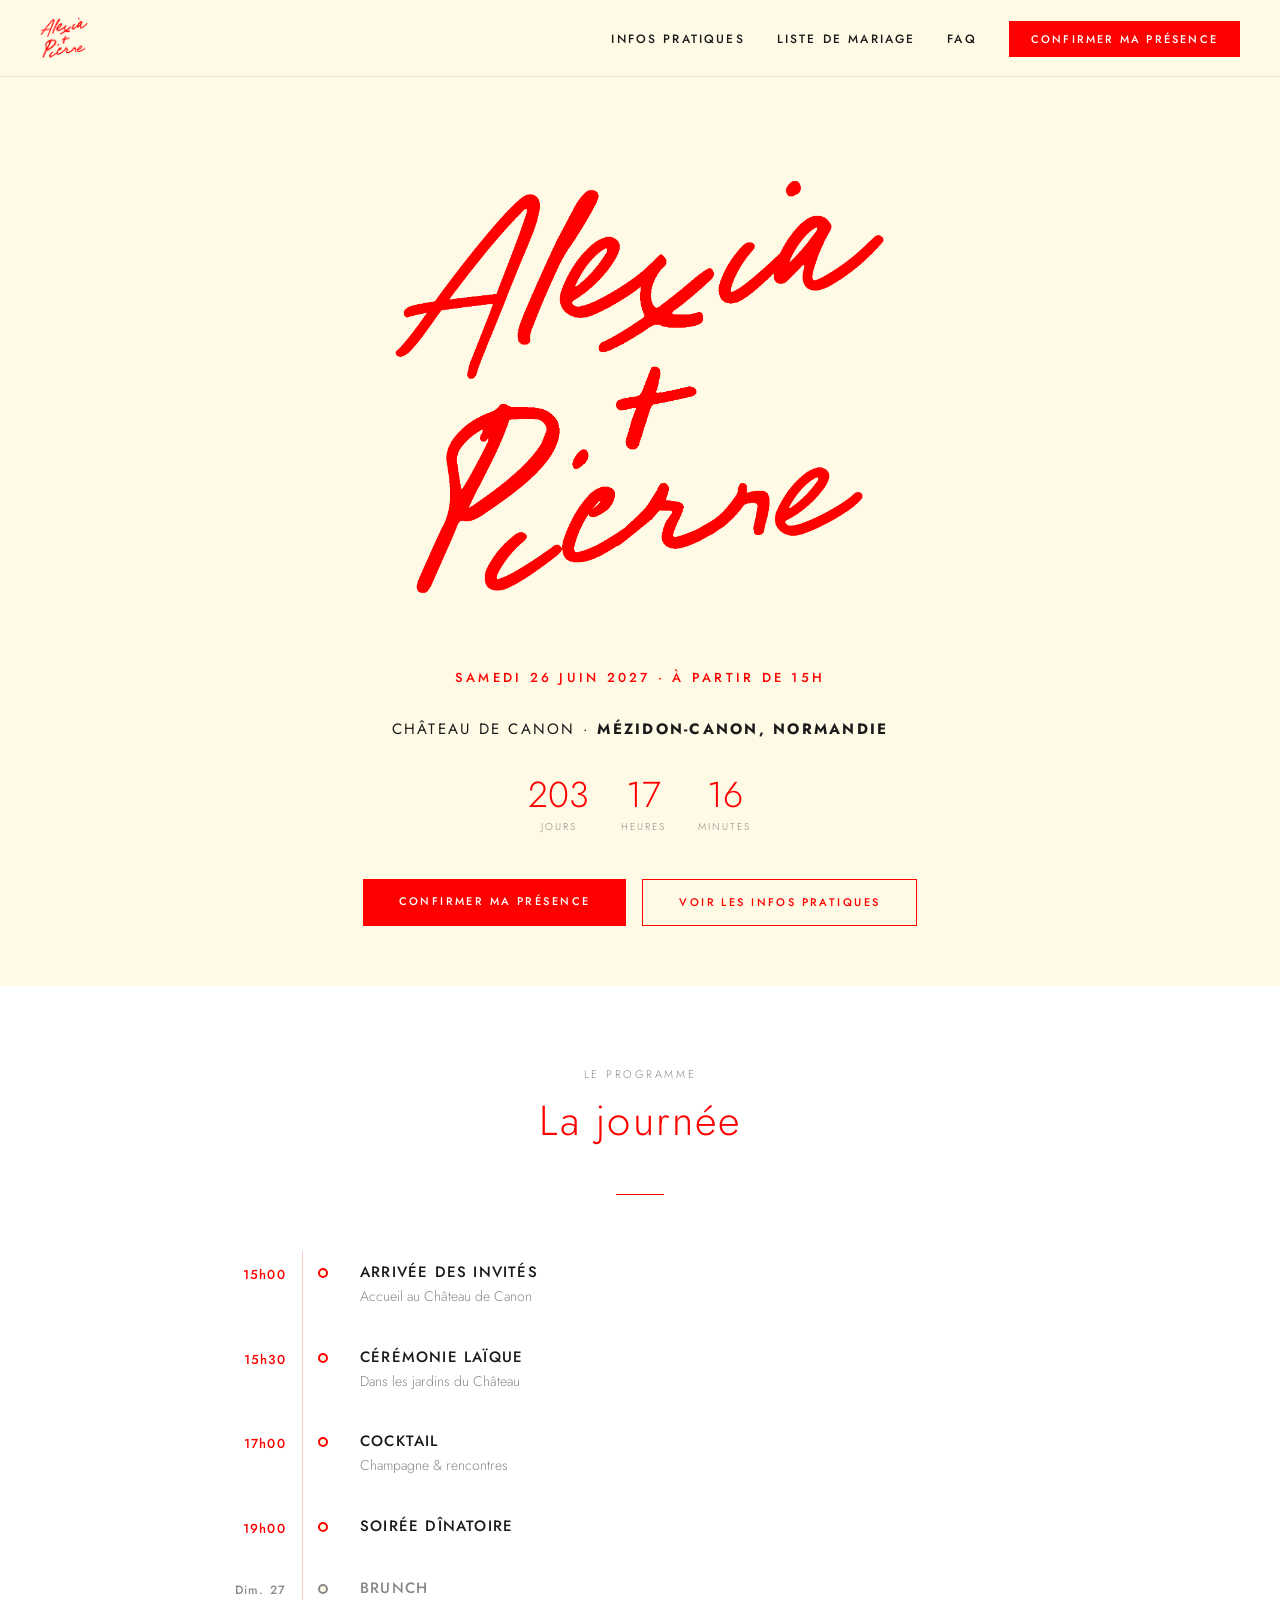
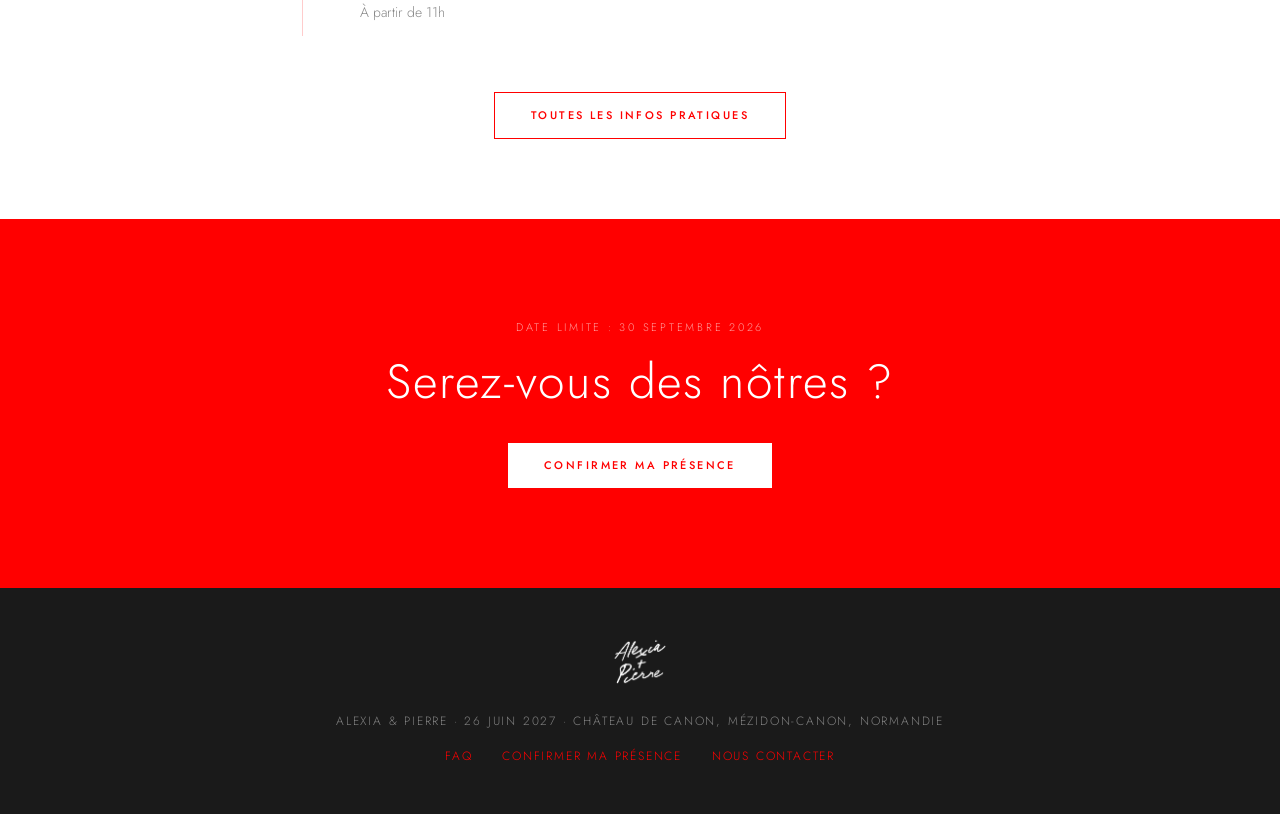
<file: index.html>
<!DOCTYPE html>
<html lang="fr">
<head>
  <meta charset="UTF-8">
  <meta name="viewport" content="width=device-width, initial-scale=1.0">
  <title>Alexia + Pierre — 26.06.2027</title>
  <link rel="stylesheet" href="styles.css">
</head>
<body>

  <!-- ═══════════ NAVIGATION ═══════════ -->
  <nav class="nav" id="nav">
    <a href="index.html">
      <img class="nav-logo" src="images/logo-transparent.png" alt="Alexia + Pierre">
    </a>
    <ul class="nav-links">
      <li><a href="infos-pratiques.html">Infos pratiques</a></li>
      <li><a href="liste-de-mariage.html">Liste de mariage</a></li>
      <li><a href="infos-complementaires.html">FAQ</a></li>
      <li><a href="rsvp.html" class="nav-cta">Confirmer ma présence</a></li>
    </ul>
    <button class="hamburger" id="hamburger" aria-label="Menu">
      <span></span><span></span><span></span>
    </button>
  </nav>

  <div class="mobile-menu" id="mobileMenu">
    <a href="infos-pratiques.html">Infos pratiques</a>
    <a href="liste-de-mariage.html">Liste de mariage</a>
    <a href="infos-complementaires.html">FAQ</a>
    <a href="rsvp.html" class="mobile-cta-btn">Confirmer ma présence</a>
  </div>

  <!-- ═══════════ HERO ═══════════ -->
  <section class="hero">
    <div class="hero-inner">
      <!-- Logo manuscrit -->
      <img class="hero-logo-big" src="images/logo-transparent.png" alt="Alexia + Pierre">

      <p class="hero-date">Samedi 26 juin 2027 · à partir de 15h</p>

      <p class="hero-lieu">
        Château de Canon · <strong>Mézidon-Canon, Normandie</strong>
      </p>

      <div class="countdown" id="countdown">
        <div class="countdown-item">
          <span class="number" id="cd-jours">—</span>
          <span class="label">Jours</span>
        </div>
        <div class="countdown-item">
          <span class="number" id="cd-heures">—</span>
          <span class="label">Heures</span>
        </div>
        <div class="countdown-item">
          <span class="number" id="cd-min">—</span>
          <span class="label">Minutes</span>
        </div>
      </div>

      <div class="hero-actions">
        <a href="rsvp.html" class="btn btn-rouge">Confirmer ma présence</a>
        <a href="infos-pratiques.html" class="btn btn-outline">Voir les infos pratiques</a>
      </div>
    </div>
  </section>

  <!-- ═══════════ PROGRAMME ═══════════ -->
  <section style="background: white; padding: 80px 0;">
    <div class="section" style="padding-top: 0; padding-bottom: 0;">
      <p class="section-subtitle">Le programme</p>
      <h2 class="section-title">La journée</h2>
      <div class="divider"></div>

      <div class="timeline">
        <div class="timeline-item">
          <span class="timeline-time">15h00</span>
          <div class="timeline-dot"></div>
          <div class="timeline-content">
            <h3>Arrivée des invités</h3>
            <p>Accueil au Château de Canon</p>
          </div>
        </div>
        <div class="timeline-item">
          <span class="timeline-time">15h30</span>
          <div class="timeline-dot"></div>
          <div class="timeline-content">
            <h3>Cérémonie laïque</h3>
            <p>Dans les jardins du Château</p>
          </div>
        </div>
        <div class="timeline-item">
          <span class="timeline-time">17h00</span>
          <div class="timeline-dot"></div>
          <div class="timeline-content">
            <h3>Cocktail</h3>
            <p>Champagne & rencontres</p>
          </div>
        </div>
        <div class="timeline-item">
          <span class="timeline-time">19h00</span>
          <div class="timeline-dot"></div>
          <div class="timeline-content">
            <h3>Soirée dînatoire</h3>
            <p></p>
          </div>
        </div>
        <div class="timeline-item">
          <span class="timeline-time" style="color:#888; font-size:12px;">Dim. 27</span>
          <div class="timeline-dot" style="border-color:#888;"></div>
          <div class="timeline-content">
            <h3 style="color:#888;">Brunch</h3>
            <p>À partir de 11h</p>
          </div>
        </div>
      </div>

      <div style="text-align:center; margin-top:48px;">
        <a href="infos-pratiques.html" class="btn btn-outline">Toutes les infos pratiques</a>
      </div>
    </div>
  </section>

  <!-- ═══════════ RSVP CTA ═══════════ -->
  <section style="background: var(--rouge); padding: 100px 24px; text-align: center;">
    <p style="font-size:11px; letter-spacing:0.25em; text-transform:uppercase; color:rgba(255,255,255,0.6); margin-bottom:16px;">
      Date limite : 30 septembre 2026
    </p>
    <h2 style="font-size:clamp(28px,5vw,48px); font-weight:300; color:white; letter-spacing:0.04em; margin-bottom:32px;">
      Serez-vous des nôtres ?
    </h2>
    <a href="rsvp.html" class="btn" style="background:white; color:var(--rouge);">
      Confirmer ma présence
    </a>
  </section>

  <!-- ═══════════ FOOTER ═══════════ -->
  <footer>
    <img class="footer-logo" src="images/logo-transparent.png" alt="Alexia + Pierre">
    <p>Alexia &amp; Pierre · 26 juin 2027 · Château de Canon, Mézidon-Canon, Normandie</p>
    <p style="margin-top:16px;">
      <a href="infos-pratiques.html#faq">FAQ</a>
      <a href="rsvp.html">Confirmer ma présence</a>
      <a href="mailto:Feron.p@gmail.com?cc=Martin.alexia22@gmail.com">Nous contacter</a>
    </p>
  </footer>

  <script>
    const nav = document.getElementById('nav');
    window.addEventListener('scroll', () => {
      nav.classList.toggle('scrolled', window.scrollY > 40);
    });

    const hamburger = document.getElementById('hamburger');
    const mobileMenu = document.getElementById('mobileMenu');
    hamburger.addEventListener('click', () => {
      hamburger.classList.toggle('open');
      mobileMenu.classList.toggle('open');
      document.body.style.overflow = mobileMenu.classList.contains('open') ? 'hidden' : '';
    });
    mobileMenu.querySelectorAll('a').forEach(link => {
      link.addEventListener('click', () => {
        hamburger.classList.remove('open');
        mobileMenu.classList.remove('open');
        document.body.style.overflow = '';
      });
    });

    function updateCountdown() {
      const target = new Date('2027-06-26T15:00:00');
      const now = new Date();
      const diff = target - now;
      if (diff <= 0) {
        document.getElementById('countdown').innerHTML = '<p style="color:var(--rouge); font-size:18px; letter-spacing:0.1em;">C\'est aujourd\'hui ! 🎉</p>';
        return;
      }
      const days  = Math.floor(diff / (1000 * 60 * 60 * 24));
      const hours = Math.floor((diff % (1000 * 60 * 60 * 24)) / (1000 * 60 * 60));
      const mins  = Math.floor((diff % (1000 * 60 * 60)) / (1000 * 60));
      document.getElementById('cd-jours').textContent  = String(days).padStart(2, '0');
      document.getElementById('cd-heures').textContent = String(hours).padStart(2, '0');
      document.getElementById('cd-min').textContent    = String(mins).padStart(2, '0');
    }
    updateCountdown();
    setInterval(updateCountdown, 60000);
  </script>

</body>
</html>
</file>
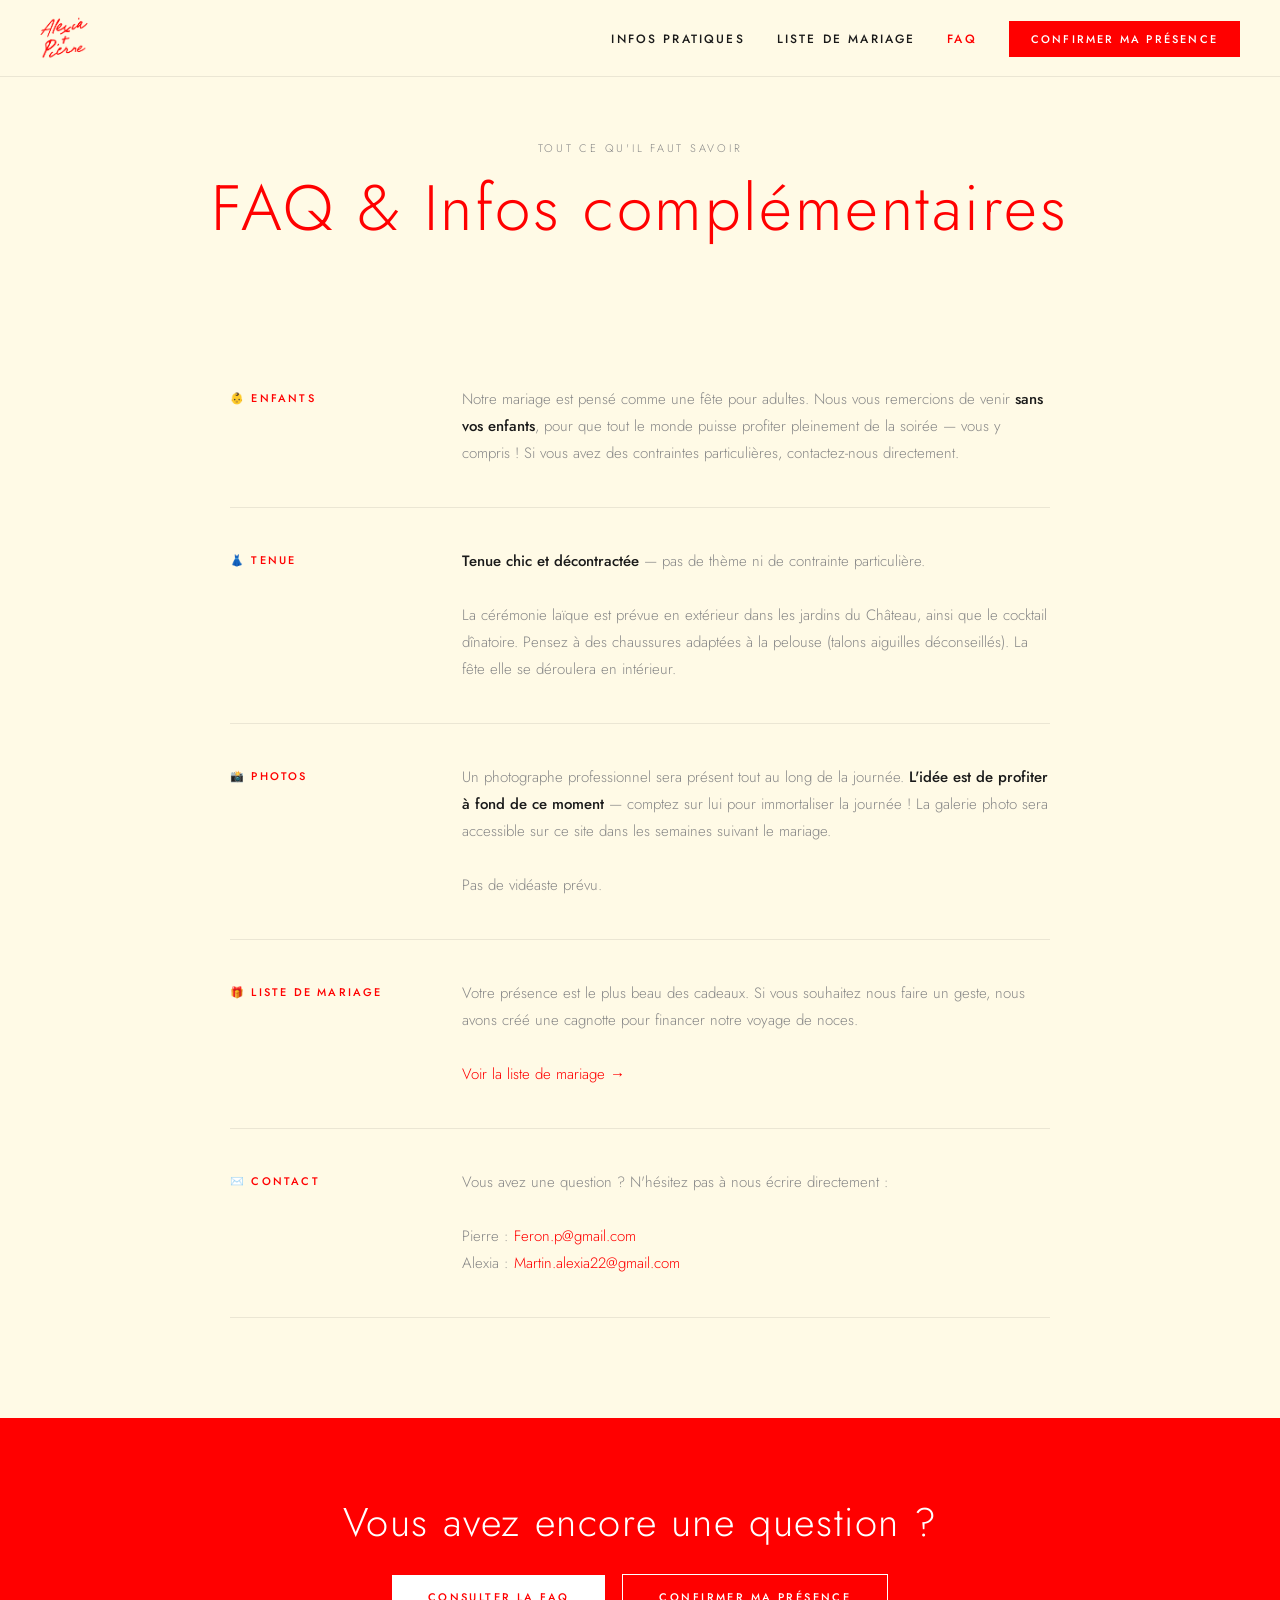
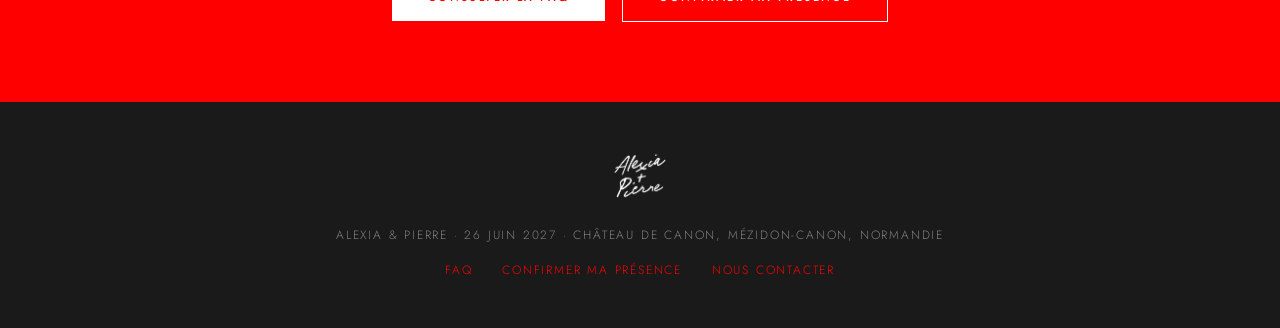
<file: infos-complementaires.html>
<!DOCTYPE html>
<html lang="fr">
<head>
  <meta charset="UTF-8">
  <meta name="viewport" content="width=device-width, initial-scale=1.0">
  <title>FAQ — Alexia + Pierre</title>
  <link rel="stylesheet" href="styles.css">
</head>
<body>

  <nav class="nav" id="nav">
    <a href="index.html">
      <img class="nav-logo" src="images/logo-transparent.png" alt="Alexia + Pierre">
    </a>
    <ul class="nav-links">
      <li><a href="infos-pratiques.html">Infos pratiques</a></li>
      <li><a href="liste-de-mariage.html">Liste de mariage</a></li>
      <li><a href="infos-complementaires.html" class="active">FAQ</a></li>
      <li><a href="rsvp.html" class="nav-cta">Confirmer ma présence</a></li>
    </ul>
    <button class="hamburger" id="hamburger" aria-label="Menu">
      <span></span><span></span><span></span>
    </button>
  </nav>

  <div class="mobile-menu" id="mobileMenu">
    <a href="infos-pratiques.html">Infos pratiques</a>
    <a href="liste-de-mariage.html">Liste de mariage</a>
    <a href="infos-complementaires.html">FAQ</a>
    <a href="rsvp.html" class="mobile-cta-btn">Confirmer ma présence</a>
  </div>

  <header style="padding: 140px 24px 80px; text-align:center; background: var(--creme);">
    <p class="section-subtitle">Tout ce qu'il faut savoir</p>
    <h1 style="font-size:clamp(36px,6vw,64px); font-weight:300; color:var(--rouge); letter-spacing:0.04em;">
      FAQ & Infos complémentaires
    </h1>
  </header>

  <section class="section" style="padding-top:60px;">

    <div class="info-block">
      <div class="info-block-label">👶 Enfants</div>
      <div class="info-block-content">
        Notre mariage est pensé comme une fête pour adultes. Nous vous remercions de venir <strong>sans vos enfants</strong>, pour que tout le monde puisse profiter pleinement de la soirée — vous y compris ! Si vous avez des contraintes particulières, contactez-nous directement.
      </div>
    </div>

    <div class="info-block">
      <div class="info-block-label">👗 Tenue</div>
      <div class="info-block-content">
        <strong>Tenue chic et décontractée</strong> — pas de thème ni de contrainte particulière.<br><br>
        La cérémonie laïque est prévue en extérieur dans les jardins du Château, ainsi que le cocktail dînatoire. Pensez à des chaussures adaptées à la pelouse (talons aiguilles déconseillés). La fête elle se déroulera en intérieur.
      </div>
    </div>

    <div class="info-block">
      <div class="info-block-label">📸 Photos</div>
      <div class="info-block-content">
        Un photographe professionnel sera présent tout au long de la journée. <strong>L'idée est de profiter à fond de ce moment</strong> — comptez sur lui pour immortaliser la journée ! La galerie photo sera accessible sur ce site dans les semaines suivant le mariage.<br><br>
        Pas de vidéaste prévu.
      </div>
    </div>

    <div class="info-block">
      <div class="info-block-label">🎁 Liste de mariage</div>
      <div class="info-block-content">
        Votre présence est le plus beau des cadeaux. Si vous souhaitez nous faire un geste, nous avons créé une cagnotte pour financer notre voyage de noces.<br><br>
        <a href="liste-de-mariage.html" style="color:var(--rouge);">Voir la liste de mariage →</a>
      </div>
    </div>

    <div class="info-block">
      <div class="info-block-label">✉️ Contact</div>
      <div class="info-block-content">
        Vous avez une question ? N'hésitez pas à nous écrire directement :<br><br>
        Pierre : <a href="mailto:Feron.p@gmail.com" style="color:var(--rouge);">Feron.p@gmail.com</a><br>
        Alexia : <a href="mailto:Martin.alexia22@gmail.com" style="color:var(--rouge);">Martin.alexia22@gmail.com</a>
      </div>
    </div>

  </section>

  <section style="background: var(--rouge); padding: 80px 24px; text-align:center;">
    <h2 style="font-size:clamp(24px,4vw,40px); font-weight:300; color:white; letter-spacing:0.04em; margin-bottom:28px;">
      Vous avez encore une question ?
    </h2>
    <a href="infos-pratiques.html#faq" class="btn" style="background:white; color:var(--rouge); margin-right:12px;">
      Consulter la FAQ
    </a>
    <a href="rsvp.html" class="btn" style="background:transparent; color:white; border:1px solid white;">
      Confirmer ma présence
    </a>
  </section>

  <footer>
    <img class="footer-logo" src="images/logo-transparent.png" alt="Alexia + Pierre">
    <p>Alexia &amp; Pierre · 26 juin 2027 · Château de Canon, Mézidon-Canon, Normandie</p>
    <p style="margin-top:16px;">
      <a href="infos-pratiques.html#faq">FAQ</a>
      <a href="rsvp.html">Confirmer ma présence</a>
      <a href="mailto:Feron.p@gmail.com?cc=Martin.alexia22@gmail.com">Nous contacter</a>
    </p>
  </footer>

  <script>
    const nav = document.getElementById('nav');
    window.addEventListener('scroll', () => { nav.classList.toggle('scrolled', window.scrollY > 40); });
    const hamburger = document.getElementById('hamburger');
    const mobileMenu = document.getElementById('mobileMenu');
    hamburger.addEventListener('click', () => {
      hamburger.classList.toggle('open');
      mobileMenu.classList.toggle('open');
      document.body.style.overflow = mobileMenu.classList.contains('open') ? 'hidden' : '';
    });
    mobileMenu.querySelectorAll('a').forEach(link => {
      link.addEventListener('click', () => {
        hamburger.classList.remove('open');
        mobileMenu.classList.remove('open');
        document.body.style.overflow = '';
      });
    });
  </script>

</body>
</html>
</file>
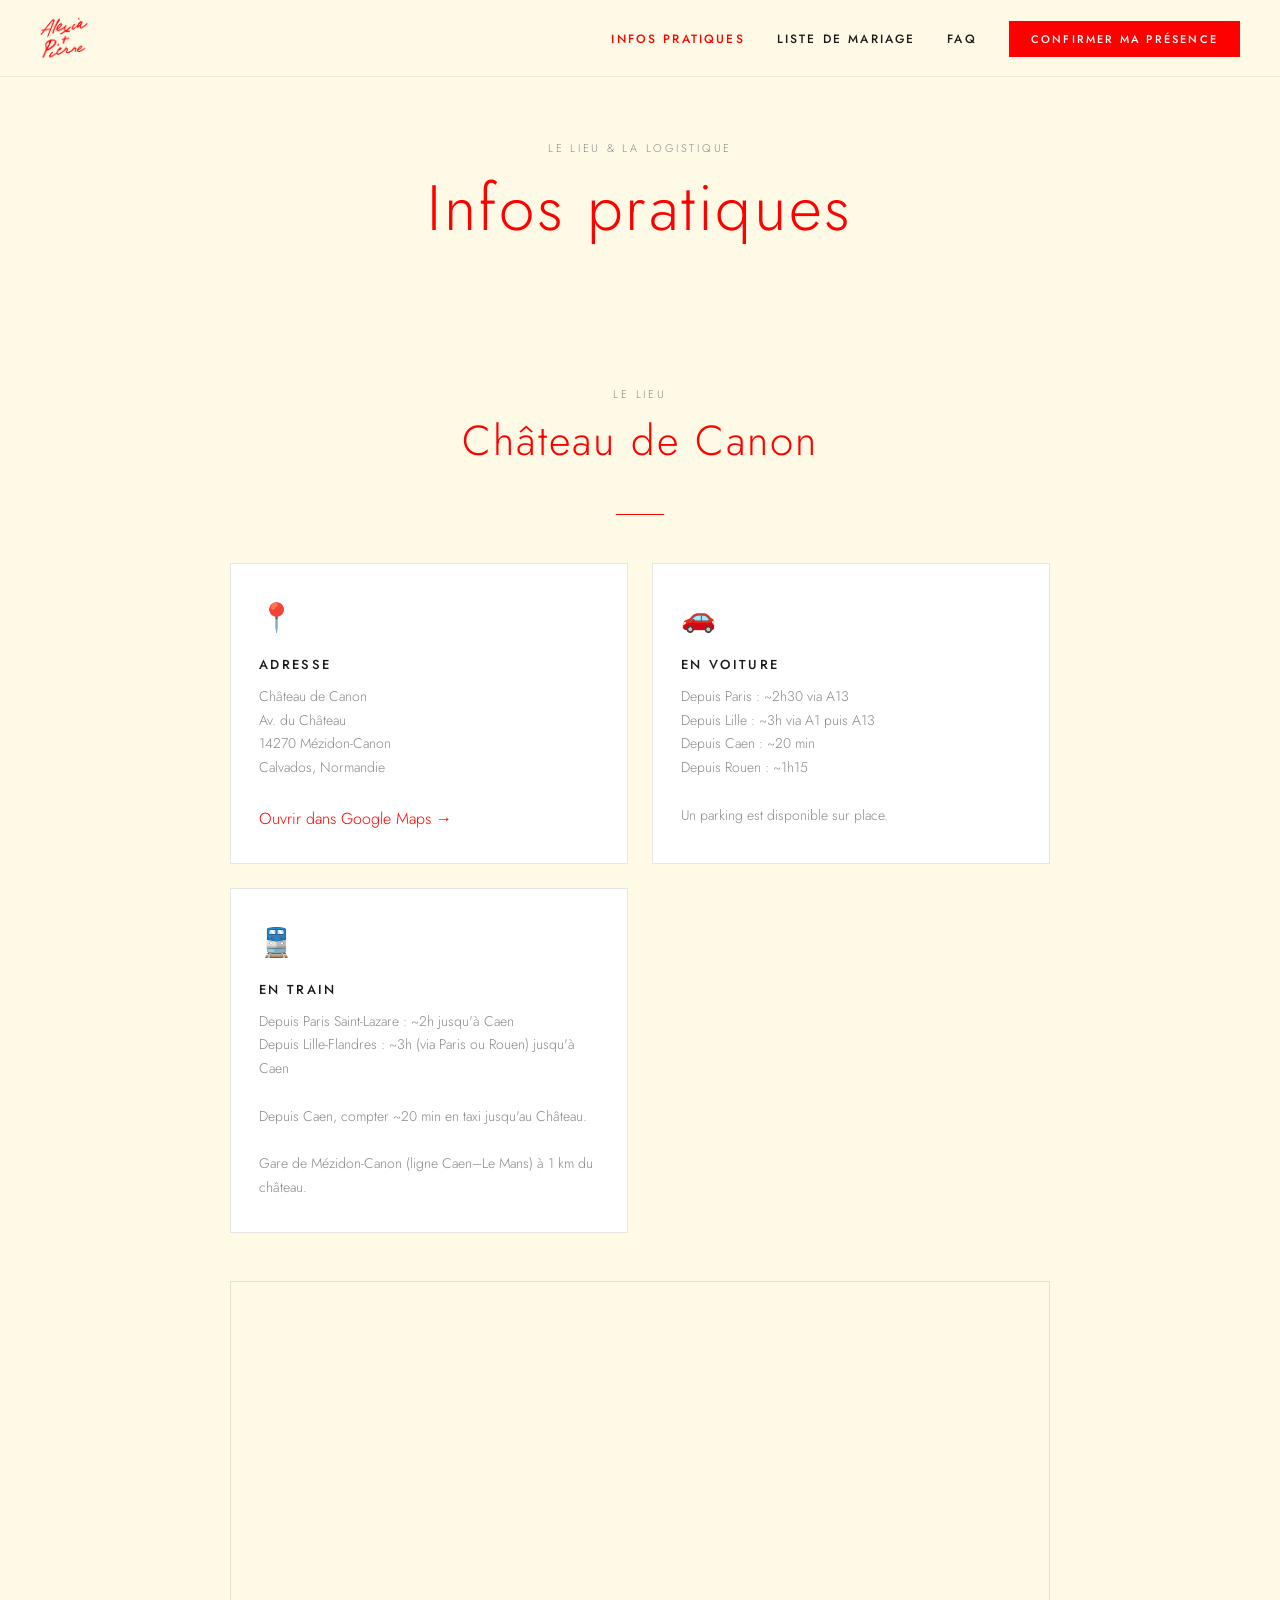
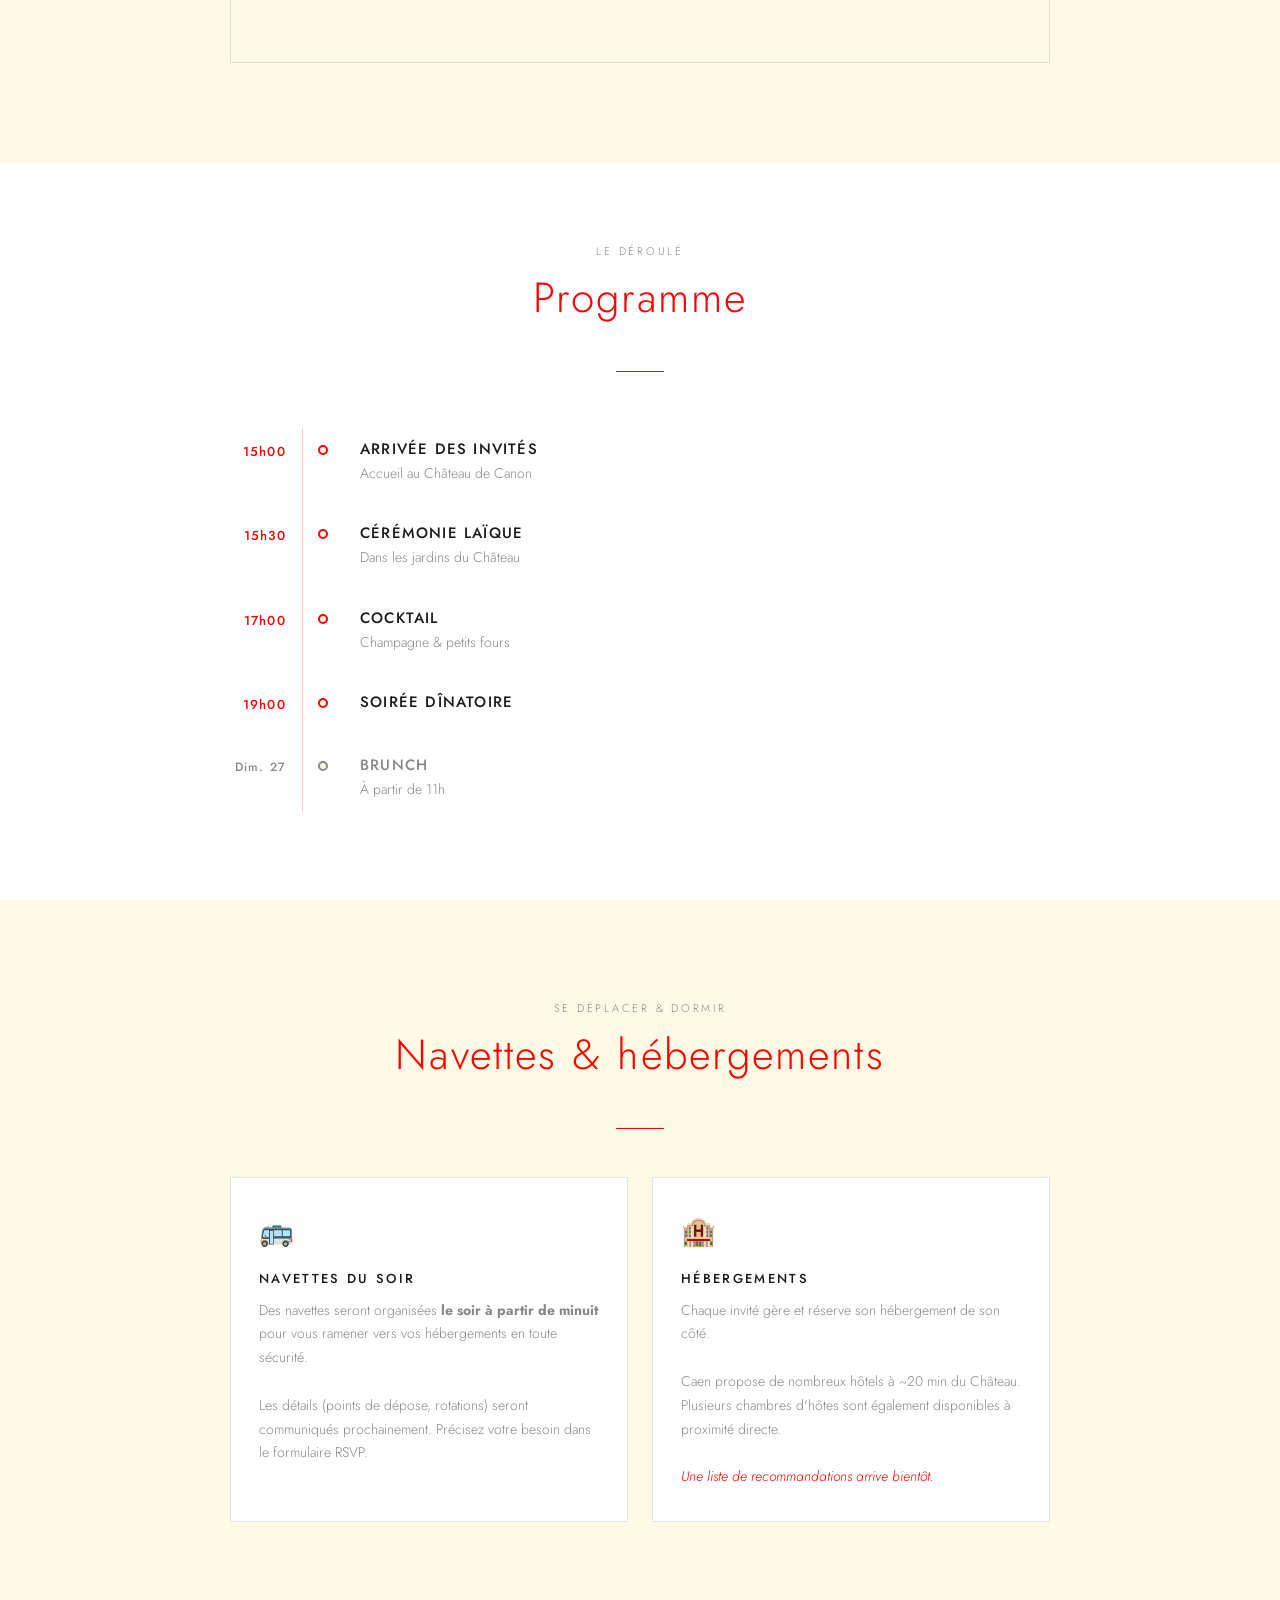
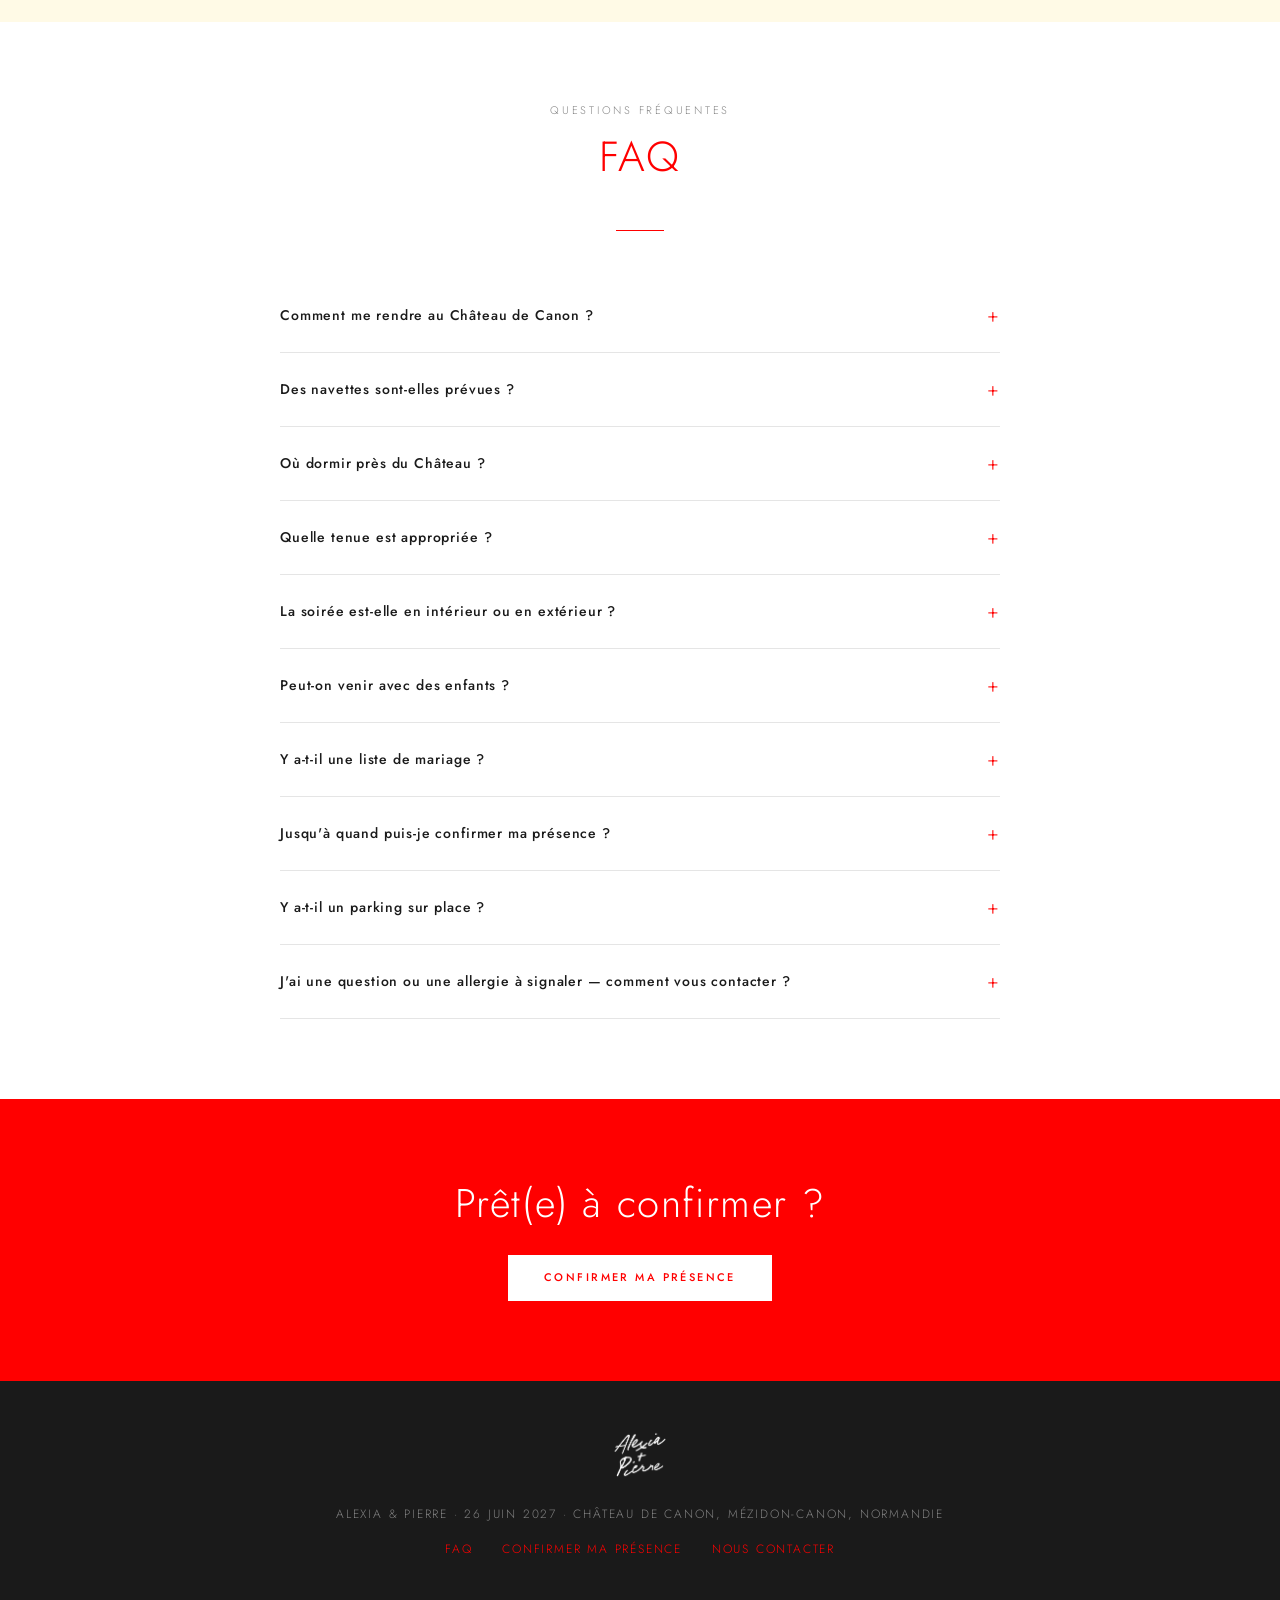
<file: infos-pratiques.html>
<!DOCTYPE html>
<html lang="fr">
<head>
  <meta charset="UTF-8">
  <meta name="viewport" content="width=device-width, initial-scale=1.0">
  <title>Infos pratiques — Alexia + Pierre</title>
  <link rel="stylesheet" href="styles.css">
</head>
<body>

  <nav class="nav" id="nav">
    <a href="index.html">
      <img class="nav-logo" src="images/logo-transparent.png" alt="Alexia + Pierre">
    </a>
    <ul class="nav-links">
      <li><a href="infos-pratiques.html" class="active">Infos pratiques</a></li>
      <li><a href="liste-de-mariage.html">Liste de mariage</a></li>
      <li><a href="infos-complementaires.html">FAQ</a></li>
      <li><a href="rsvp.html" class="nav-cta">Confirmer ma présence</a></li>
    </ul>
    <button class="hamburger" id="hamburger" aria-label="Menu">
      <span></span><span></span><span></span>
    </button>
  </nav>

  <div class="mobile-menu" id="mobileMenu">
    <a href="infos-pratiques.html">Infos pratiques</a>
    <a href="liste-de-mariage.html">Liste de mariage</a>
    <a href="infos-complementaires.html">FAQ</a>
    <a href="rsvp.html" class="mobile-cta-btn">Confirmer ma présence</a>
  </div>

  <header style="padding: 140px 24px 80px; text-align:center; background: var(--creme);">
    <p class="section-subtitle">Le lieu & la logistique</p>
    <h1 style="font-size:clamp(36px,6vw,64px); font-weight:300; color:var(--rouge); letter-spacing:0.04em;">
      Infos pratiques
    </h1>
  </header>

  <!-- ═══════════ LIEU ═══════════ -->
  <section class="section" style="padding-top: 60px;">

    <p class="section-subtitle">Le lieu</p>
    <h2 class="section-title">Château de Canon</h2>
    <div class="divider"></div>

    <div class="cards">

      <div class="card">
        <div class="card-icon">📍</div>
        <h3>Adresse</h3>
        <address>
          Château de Canon<br>
          Av. du Château<br>
          14270 Mézidon-Canon<br>
          Calvados, Normandie
        </address>
        <br>
        <a href="https://maps.google.com/?q=Château+de+Canon+14270+Mézidon-Canon" target="_blank">
          Ouvrir dans Google Maps →
        </a>
      </div>

      <div class="card">
        <div class="card-icon">🚗</div>
        <h3>En voiture</h3>
        <p>
          Depuis Paris : ~2h30 via A13<br>
          Depuis Lille : ~3h via A1 puis A13<br>
          Depuis Caen : ~20 min<br>
          Depuis Rouen : ~1h15<br><br>
          Un parking est disponible sur place.
        </p>
      </div>

      <div class="card">
        <div class="card-icon">🚆</div>
        <h3>En train</h3>
        <p>
          Depuis Paris Saint-Lazare : ~2h jusqu'à Caen<br>
          Depuis Lille-Flandres : ~3h (via Paris ou Rouen) jusqu'à Caen<br><br>
          Depuis Caen, compter ~20 min en taxi jusqu'au Château.<br><br>
          Gare de Mézidon-Canon (ligne Caen–Le Mans) à 1 km du château.
        </p>
      </div>

    </div>

    <div style="margin-top:48px; overflow:hidden; border:1px solid rgba(0,0,0,0.1);">
      <iframe
        title="Château de Canon"
        src="https://www.google.com/maps/embed?pb=!1m18!1m12!1m3!1d2599.5!2d-0.0783!3d49.0167!2m3!1f0!2f0!3f0!3m2!1i1024!2i768!4f13.1!3m3!1m2!1s0x47e0e8a6c6c6c6c7%3A0x12345!2sCh%C3%A2teau+de+Canon%2C+14270+M%C3%A9zidon-Canon!5e0!3m2!1sfr!2sfr!4v1"
        width="100%" height="380"
        style="border:0; display:block;"
        allowfullscreen loading="lazy"
        referrerpolicy="no-referrer-when-downgrade">
      </iframe>
    </div>

  </section>

  <!-- ═══════════ PROGRAMME ═══════════ -->
  <section style="background: white; padding: 80px 0;">
    <div class="section" style="padding-top:0; padding-bottom:0;">
      <p class="section-subtitle">Le déroulé</p>
      <h2 class="section-title">Programme</h2>
      <div class="divider"></div>

      <div class="timeline">
        <div class="timeline-item">
          <span class="timeline-time">15h00</span>
          <div class="timeline-dot"></div>
          <div class="timeline-content"><h3>Arrivée des invités</h3><p>Accueil au Château de Canon</p></div>
        </div>
        <div class="timeline-item">
          <span class="timeline-time">15h30</span>
          <div class="timeline-dot"></div>
          <div class="timeline-content"><h3>Cérémonie laïque</h3><p>Dans les jardins du Château</p></div>
        </div>
        <div class="timeline-item">
          <span class="timeline-time">17h00</span>
          <div class="timeline-dot"></div>
          <div class="timeline-content"><h3>Cocktail</h3><p>Champagne & petits fours</p></div>
        </div>
        <div class="timeline-item">
          <span class="timeline-time">19h00</span>
          <div class="timeline-dot"></div>
          <div class="timeline-content"><h3>Soirée dînatoire</h3><p></p></div>
        </div>
        <div class="timeline-item">
          <span class="timeline-time" style="color:#888; font-size:12px;">Dim. 27</span>
          <div class="timeline-dot" style="border-color:#888;"></div>
          <div class="timeline-content"><h3 style="color:#888;">Brunch</h3><p>À partir de 11h</p></div>
        </div>
      </div>
    </div>
  </section>

  <!-- ═══════════ NAVETTES & HÉBERGEMENTS ═══════════ -->
  <section class="section">
    <p class="section-subtitle">Se déplacer & dormir</p>
    <h2 class="section-title">Navettes & hébergements</h2>
    <div class="divider"></div>

    <div class="cards">

      <div class="card">
        <div class="card-icon">🚌</div>
        <h3>Navettes du soir</h3>
        <p>
          Des navettes seront organisées <strong>le soir à partir de minuit</strong> pour vous ramener vers vos hébergements en toute sécurité.<br><br>
          Les détails (points de dépose, rotations) seront communiqués prochainement. Précisez votre besoin dans le formulaire RSVP.
        </p>
      </div>

      <div class="card">
        <div class="card-icon">🏨</div>
        <h3>Hébergements</h3>
        <p>
          Chaque invité gère et réserve son hébergement de son côté.<br><br>
          Caen propose de nombreux hôtels à ~20 min du Château. Plusieurs chambres d'hôtes sont également disponibles à proximité directe.<br><br>
          <em style="color: var(--rouge);">Une liste de recommandations arrive bientôt.</em>
        </p>
      </div>

    </div>
  </section>

  <!-- ═══════════ FAQ ═══════════ -->
  <section id="faq" style="background: white; padding: 80px 0;">
    <div class="section" style="padding-top:0; padding-bottom:0;">
      <p class="section-subtitle">Questions fréquentes</p>
      <h2 class="section-title">FAQ</h2>
      <div class="divider"></div>

      <div class="faq">

        <div class="faq-item">
          <button class="faq-question">Comment me rendre au Château de Canon ? <span class="faq-icon">+</span></button>
          <div class="faq-answer">
            <strong>En voiture :</strong> Le Château se trouve à Mézidon-Canon (14270), Normandie. Depuis Paris, comptez ~2h30 via l'A13 direction Caen. Depuis Lille, comptez ~3h via l'A1 puis l'A13. Un parking est disponible sur place.<br><br>
            <strong>En train :</strong> Depuis Paris Saint-Lazare, ~2h jusqu'à Caen. Depuis Lille-Flandres, ~3h (changement à Paris ou Rouen). Depuis Caen, un taxi (~20 min) vous amènera au Château. La gare de Mézidon-Canon (ligne Caen–Le Mans) est à 1 km.
          </div>
        </div>

        <div class="faq-item">
          <button class="faq-question">Des navettes sont-elles prévues ? <span class="faq-icon">+</span></button>
          <div class="faq-answer">
            Des navettes seront organisées <strong>le soir à partir de minuit</strong> pour raccompagner les invités vers leurs hébergements. Il n'y a pas de navette depuis Caen pour l'aller — chacun se rend au Château par ses propres moyens. Précisez votre besoin dans le formulaire RSVP.
          </div>
        </div>

        <div class="faq-item">
          <button class="faq-question">Où dormir près du Château ? <span class="faq-icon">+</span></button>
          <div class="faq-answer">
            Chaque invité est libre de choisir et réserver son hébergement. Des chambres d'hôtes sont disponibles à proximité immédiate. Une liste de recommandations sera ajoutée prochainement sur ce site.
          </div>
        </div>

        <div class="faq-item">
          <button class="faq-question">Quelle tenue est appropriée ? <span class="faq-icon">+</span></button>
          <div class="faq-answer">
            Tenue chic et décontractée — pas de thème ni de contrainte particulière. La cérémonie se déroule en extérieur dans les jardins du Château : pensez à des chaussures adaptées à la pelouse (talons aiguilles déconseillés).
          </div>
        </div>

        <div class="faq-item">
          <button class="faq-question">La soirée est-elle en intérieur ou en extérieur ? <span class="faq-icon">+</span></button>
          <div class="faq-answer">
            La cérémonie laïque est prévue en extérieur dans les jardins du Château, ainsi que le cocktail dînatoire. La fête elle se déroulera en intérieur.
          </div>
        </div>

        <div class="faq-item">
          <button class="faq-question">Peut-on venir avec des enfants ? <span class="faq-icon">+</span></button>
          <div class="faq-answer">
            Notre mariage est pensé comme une fête pour adultes — nous vous remercions de venir sans vos enfants, pour que vous puissiez profiter pleinement de la soirée. Si vous avez des contraintes particulières, n'hésitez pas à nous en parler directement.
          </div>
        </div>

        <div class="faq-item">
          <button class="faq-question">Y a-t-il une liste de mariage ? <span class="faq-icon">+</span></button>
          <div class="faq-answer">
            Oui ! Nous avons mis en place une cagnotte pour financer notre voyage de noces. Vous trouverez tous les détails sur la page <a href="liste-de-mariage.html" style="color:var(--rouge);">Liste de mariage</a>. Votre présence reste bien sûr le plus beau des cadeaux.
          </div>
        </div>

        <div class="faq-item">
          <button class="faq-question">Jusqu'à quand puis-je confirmer ma présence ? <span class="faq-icon">+</span></button>
          <div class="faq-answer">
            La date limite pour répondre est le <strong>30 septembre 2026</strong>. Merci de confirmer avant cette date pour nous aider à organiser la logistique.
          </div>
        </div>

        <div class="faq-item">
          <button class="faq-question">Y a-t-il un parking sur place ? <span class="faq-icon">+</span></button>
          <div class="faq-answer">
            Oui, un parking est disponible au Château de Canon. Nous vous encourageons à covoiturer ou à profiter des navettes du soir si vous prévoyez de boire.
          </div>
        </div>

        <div class="faq-item">
          <button class="faq-question">J'ai une question ou une allergie à signaler — comment vous contacter ? <span class="faq-icon">+</span></button>
          <div class="faq-answer">
            Vous pouvez nous écrire directement :<br><br>
            Pierre : <a href="mailto:Feron.p@gmail.com" style="color:var(--rouge);">Feron.p@gmail.com</a><br>
            Alexia : <a href="mailto:Martin.alexia22@gmail.com" style="color:var(--rouge);">Martin.alexia22@gmail.com</a><br><br>
            Vous pouvez aussi préciser vos allergies dans le formulaire RSVP.
          </div>
        </div>

      </div>
    </div>
  </section>

  <!-- ═══════════ CTA ═══════════ -->
  <section style="background: var(--rouge); padding: 80px 24px; text-align:center;">
    <h2 style="font-size:clamp(24px,4vw,40px); font-weight:300; color:white; letter-spacing:0.04em; margin-bottom:28px;">
      Prêt(e) à confirmer ?
    </h2>
    <a href="rsvp.html" class="btn" style="background:white; color:var(--rouge);">
      Confirmer ma présence
    </a>
  </section>

  <!-- ═══════════ FOOTER ═══════════ -->
  <footer>
    <img class="footer-logo" src="images/logo-transparent.png" alt="Alexia + Pierre">
    <p>Alexia &amp; Pierre · 26 juin 2027 · Château de Canon, Mézidon-Canon, Normandie</p>
    <p style="margin-top:16px;">
      <a href="infos-pratiques.html#faq">FAQ</a>
      <a href="rsvp.html">Confirmer ma présence</a>
      <a href="mailto:Feron.p@gmail.com?cc=Martin.alexia22@gmail.com">Nous contacter</a>
    </p>
  </footer>

  <script>
    const nav = document.getElementById('nav');
    window.addEventListener('scroll', () => { nav.classList.toggle('scrolled', window.scrollY > 40); });
    const hamburger = document.getElementById('hamburger');
    const mobileMenu = document.getElementById('mobileMenu');
    hamburger.addEventListener('click', () => {
      hamburger.classList.toggle('open');
      mobileMenu.classList.toggle('open');
      document.body.style.overflow = mobileMenu.classList.contains('open') ? 'hidden' : '';
    });
    mobileMenu.querySelectorAll('a').forEach(link => {
      link.addEventListener('click', () => {
        hamburger.classList.remove('open');
        mobileMenu.classList.remove('open');
        document.body.style.overflow = '';
      });
    });
    document.querySelectorAll('.faq-question').forEach(btn => {
      btn.addEventListener('click', () => {
        const answer = btn.nextElementSibling;
        const isOpen = btn.classList.contains('open');
        document.querySelectorAll('.faq-question').forEach(b => {
          b.classList.remove('open');
          b.nextElementSibling.classList.remove('open');
        });
        if (!isOpen) { btn.classList.add('open'); answer.classList.add('open'); }
      });
    });
  </script>

</body>
</html>
</file>
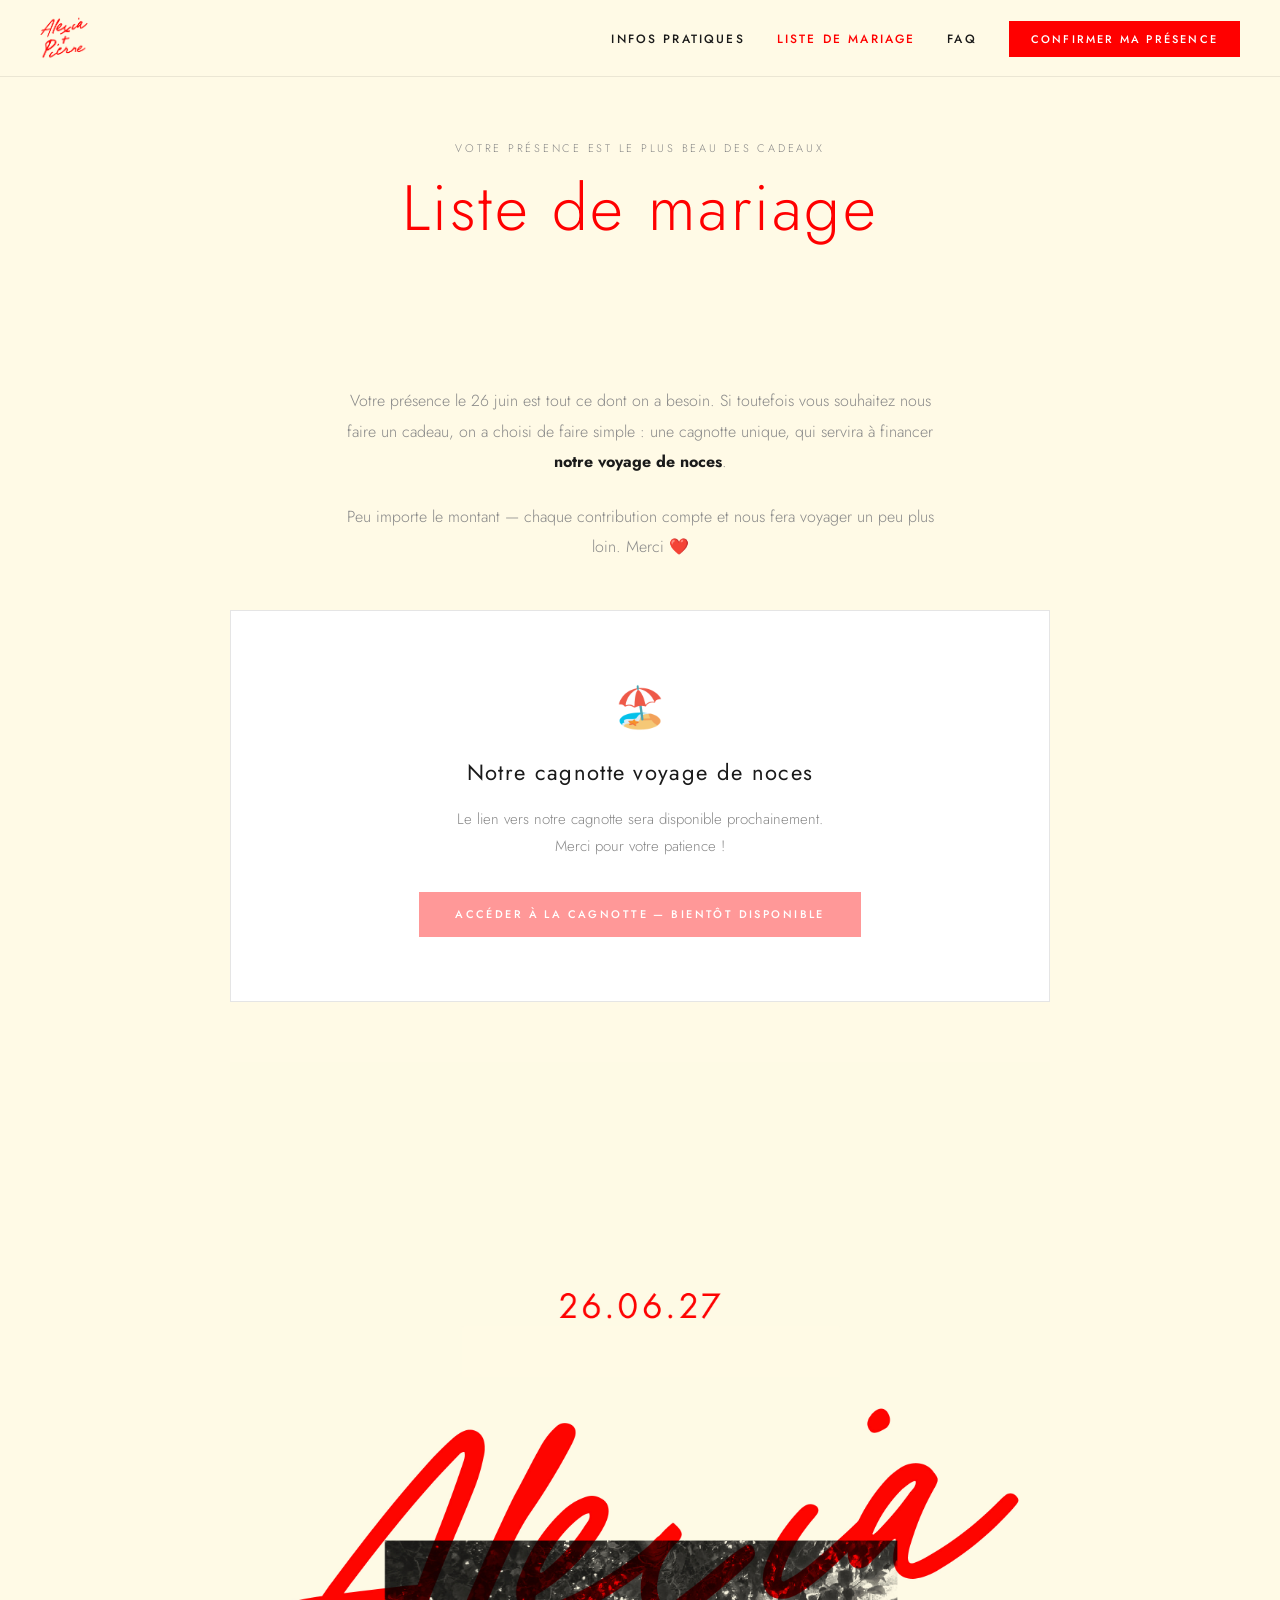
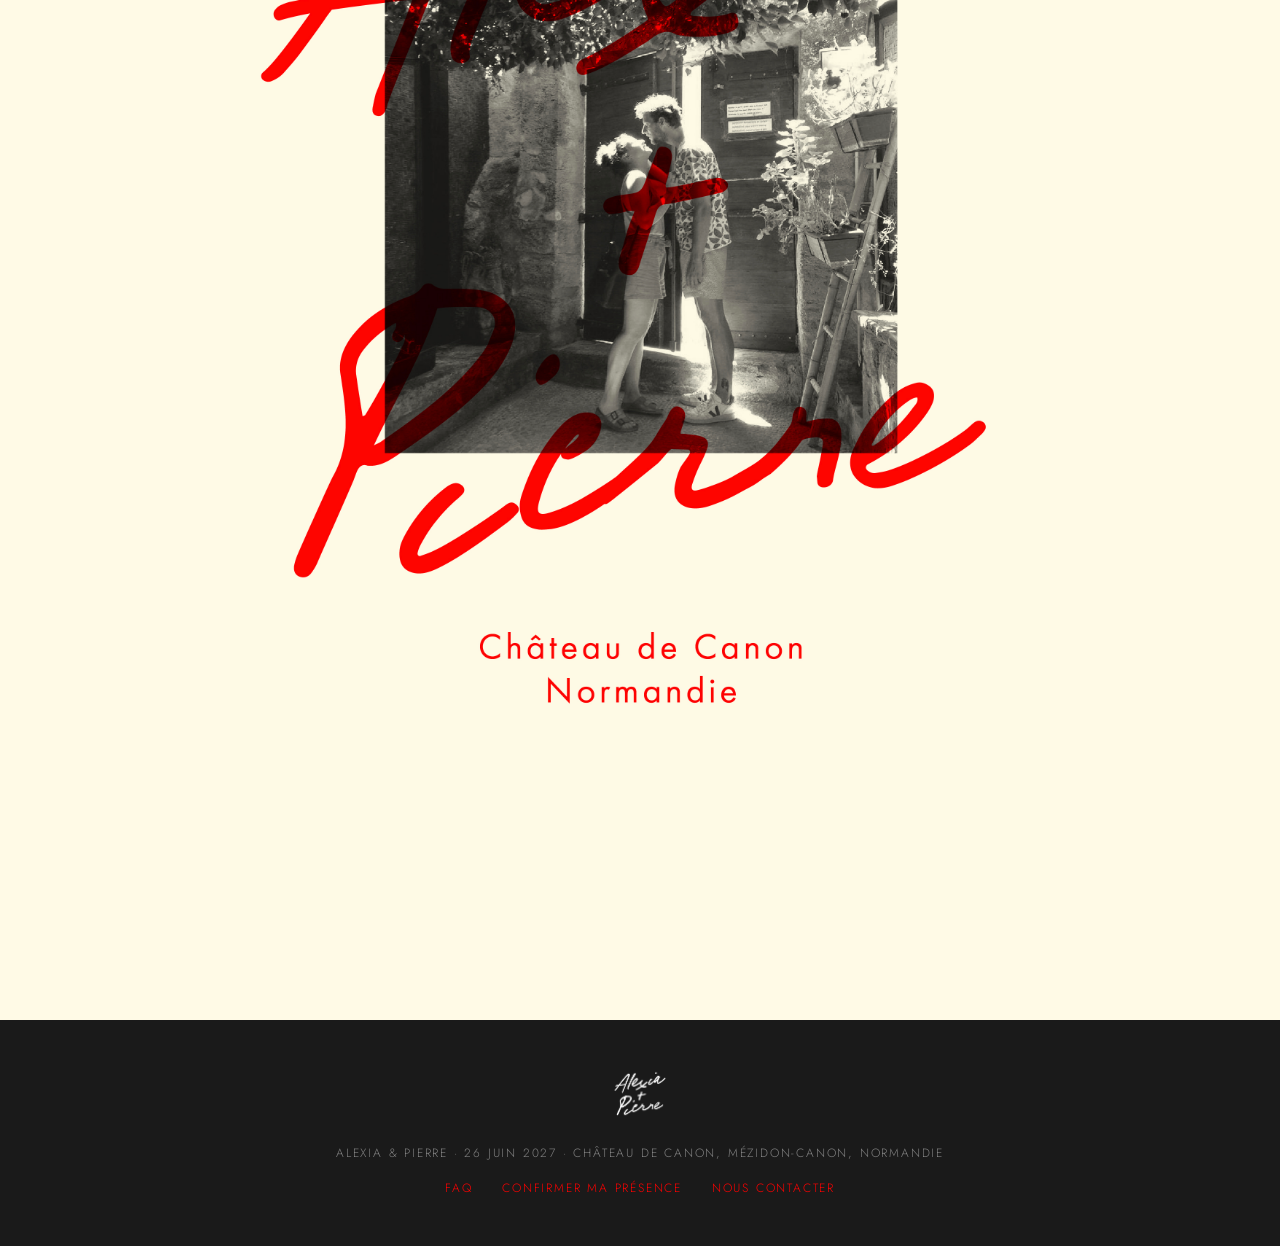
<file: liste-de-mariage.html>
<!DOCTYPE html>
<html lang="fr">
<head>
  <meta charset="UTF-8">
  <meta name="viewport" content="width=device-width, initial-scale=1.0">
  <title>Liste de mariage — Alexia + Pierre</title>
  <link rel="stylesheet" href="styles.css">
</head>
<body>

  <nav class="nav" id="nav">
    <a href="index.html">
      <img class="nav-logo" src="images/logo-transparent.png" alt="Alexia + Pierre">
    </a>
    <ul class="nav-links">
      <li><a href="infos-pratiques.html">Infos pratiques</a></li>
      <li><a href="liste-de-mariage.html" class="active">Liste de mariage</a></li>
      <li><a href="infos-complementaires.html">FAQ</a></li>
      <li><a href="rsvp.html" class="nav-cta">Confirmer ma présence</a></li>
    </ul>
    <button class="hamburger" id="hamburger" aria-label="Menu">
      <span></span><span></span><span></span>
    </button>
  </nav>

  <div class="mobile-menu" id="mobileMenu">
    <a href="infos-pratiques.html">Infos pratiques</a>
    <a href="liste-de-mariage.html">Liste de mariage</a>
    <a href="infos-complementaires.html">FAQ</a>
    <a href="rsvp.html" class="mobile-cta-btn">Confirmer ma présence</a>
  </div>

  <header style="padding: 140px 24px 80px; text-align:center; background: var(--creme);">
    <p class="section-subtitle">Votre présence est le plus beau des cadeaux</p>
    <h1 style="font-size:clamp(36px,6vw,64px); font-weight:300; color:var(--rouge); letter-spacing:0.04em;">
      Liste de mariage
    </h1>
  </header>

  <section class="section" style="padding-top:60px;">

    <div style="max-width:600px; margin: 0 auto; text-align:center;">
      <p style="font-size:16px; line-height:1.9; color:var(--gris); margin-bottom:24px;">
        Votre présence le 26 juin est tout ce dont on a besoin. Si toutefois vous souhaitez nous faire un cadeau, on a choisi de faire simple : une cagnotte unique, qui servira à financer <strong style="color:var(--noir);">notre voyage de noces</strong>.
      </p>
      <p style="font-size:16px; line-height:1.9; color:var(--gris); margin-bottom:48px;">
        Peu importe le montant — chaque contribution compte et nous fera voyager un peu plus loin. Merci ❤️
      </p>
    </div>

    <div class="cagnotte-block">
      <div style="font-size:40px; margin-bottom:20px;">🏖️</div>
      <h2 style="font-size:22px; font-weight:400; letter-spacing:0.06em; margin-bottom:20px;">
        Notre cagnotte voyage de noces
      </h2>
      <p>
        Le lien vers notre cagnotte sera disponible prochainement.<br>
        Merci pour votre patience !
      </p>
      <a href="#" class="btn btn-rouge" style="opacity:0.4; cursor:default; pointer-events:none;">
        Accéder à la cagnotte — Bientôt disponible
      </a>
    </div>

    <!-- Visuel couple en couleurs d'origine -->
    <div style="margin-top: 60px;">
      <img
        src="images/hero-photo-desktop.jpg"
        alt="Alexia & Pierre"
        style="width: 100%; display: block;"
      >
    </div>

  </section>

  <footer>
    <img class="footer-logo" src="images/logo-transparent.png" alt="Alexia + Pierre">
    <p>Alexia &amp; Pierre · 26 juin 2027 · Château de Canon, Mézidon-Canon, Normandie</p>
    <p style="margin-top:16px;">
      <a href="infos-pratiques.html#faq">FAQ</a>
      <a href="rsvp.html">Confirmer ma présence</a>
      <a href="mailto:Feron.p@gmail.com?cc=Martin.alexia22@gmail.com">Nous contacter</a>
    </p>
  </footer>

  <script>
    const nav = document.getElementById('nav');
    window.addEventListener('scroll', () => { nav.classList.toggle('scrolled', window.scrollY > 40); });
    const hamburger = document.getElementById('hamburger');
    const mobileMenu = document.getElementById('mobileMenu');
    hamburger.addEventListener('click', () => {
      hamburger.classList.toggle('open');
      mobileMenu.classList.toggle('open');
      document.body.style.overflow = mobileMenu.classList.contains('open') ? 'hidden' : '';
    });
    mobileMenu.querySelectorAll('a').forEach(link => {
      link.addEventListener('click', () => {
        hamburger.classList.remove('open');
        mobileMenu.classList.remove('open');
        document.body.style.overflow = '';
      });
    });
  </script>

</body>
</html>
</file>
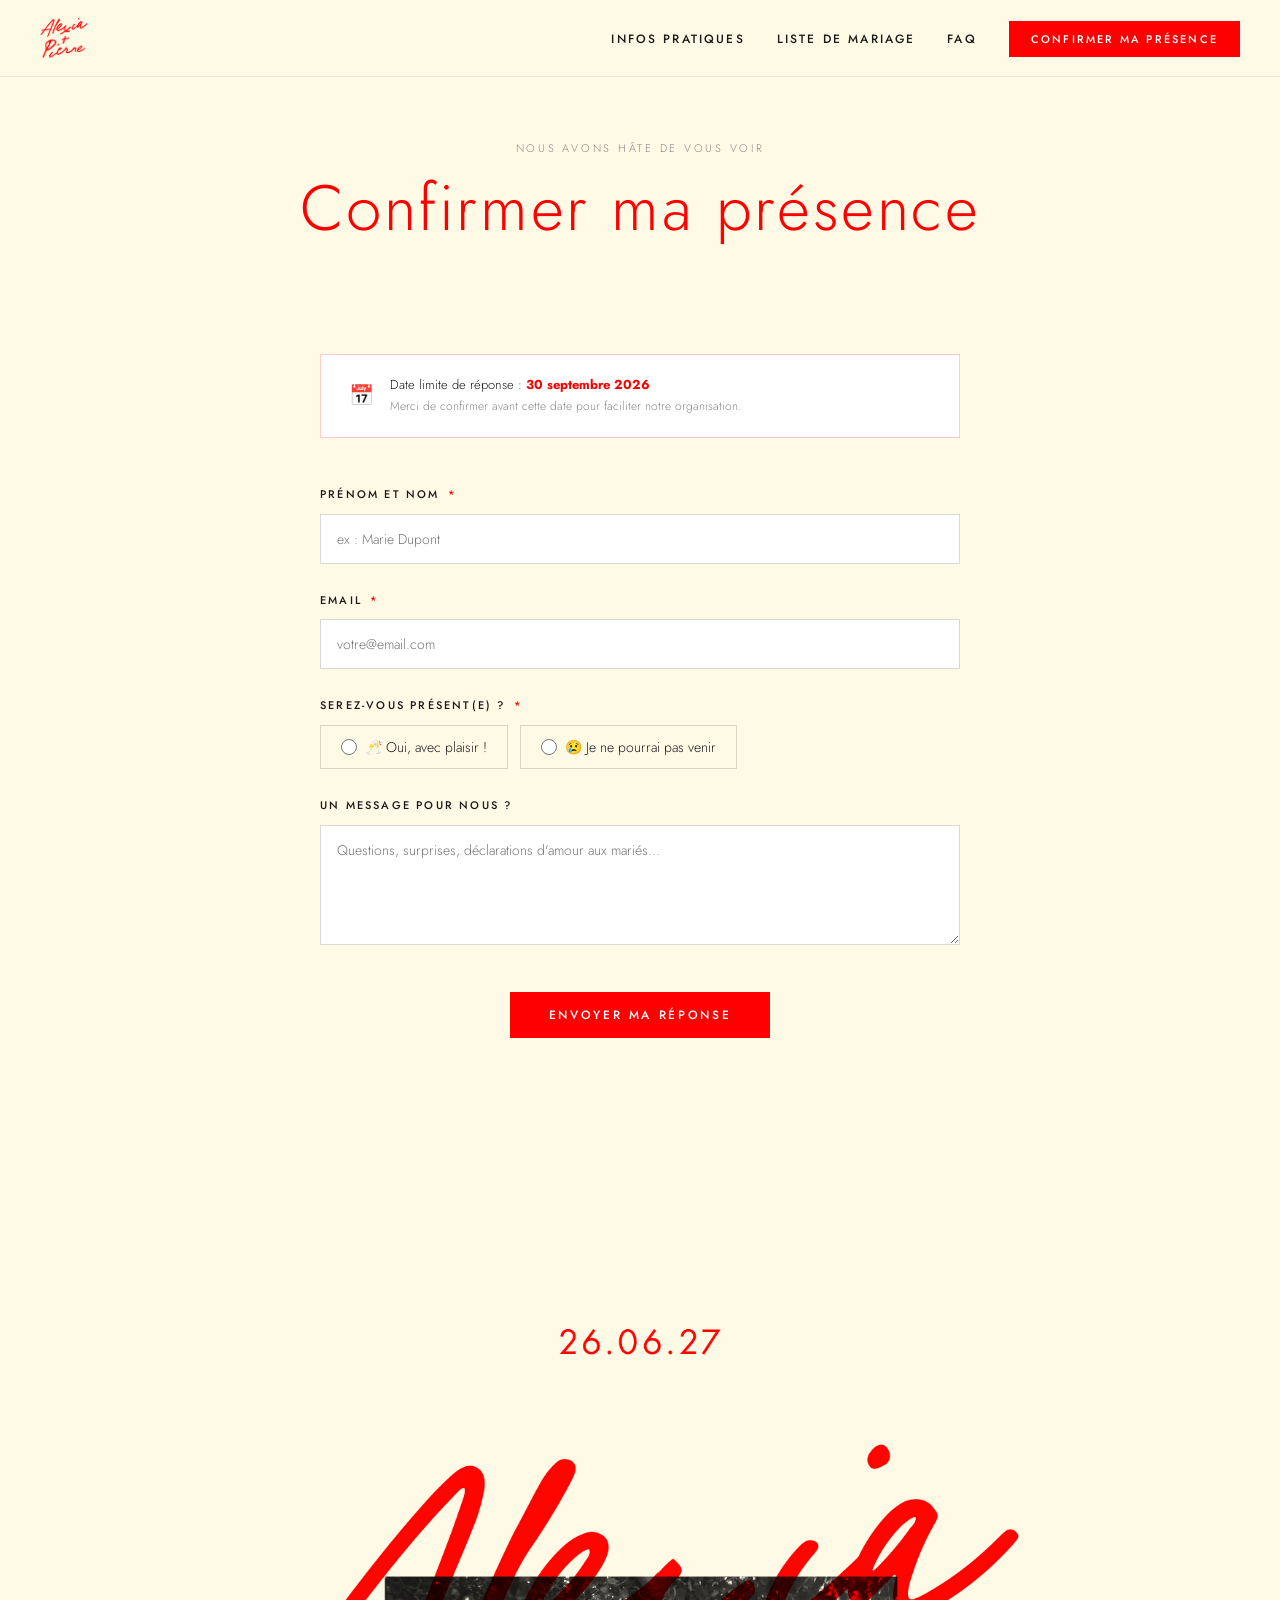
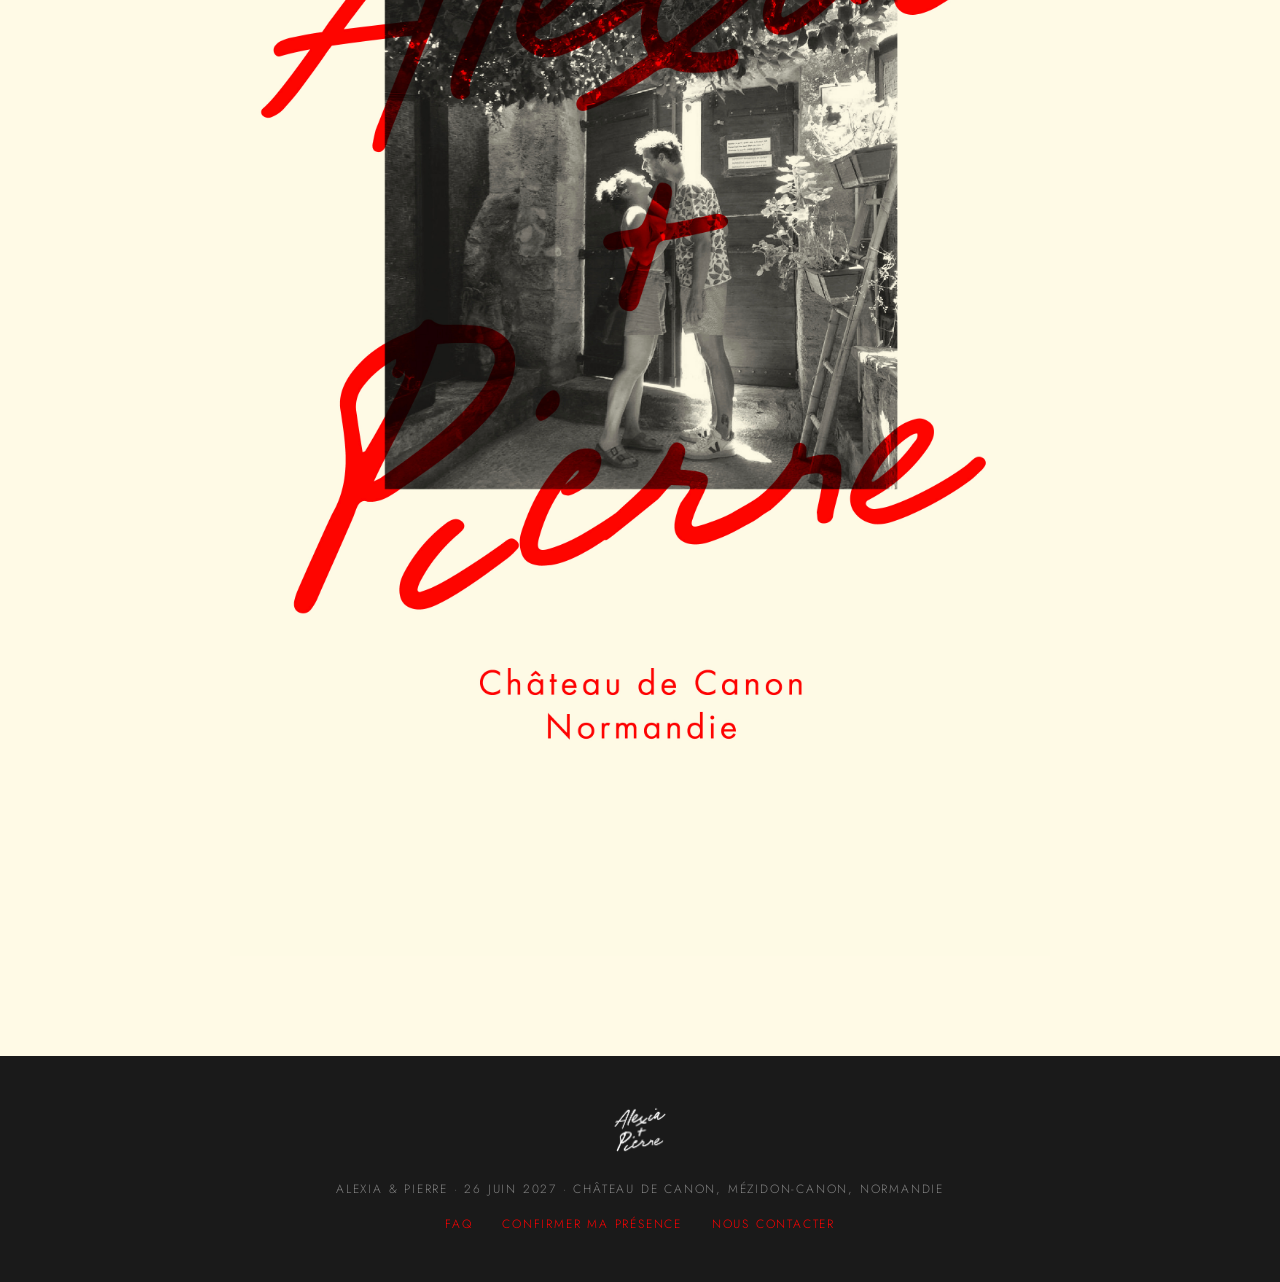
<file: rsvp.html>
<!DOCTYPE html>
<html lang="fr">
<head>
  <meta charset="UTF-8">
  <meta name="viewport" content="width=device-width, initial-scale=1.0">
  <title>RSVP — Alexia + Pierre</title>
  <link rel="stylesheet" href="styles.css">
</head>
<body>

  <nav class="nav" id="nav">
    <a href="index.html">
      <img class="nav-logo" src="images/logo-transparent.png" alt="Alexia + Pierre">
    </a>
    <ul class="nav-links">
      <li><a href="infos-pratiques.html">Infos pratiques</a></li>
      <li><a href="liste-de-mariage.html">Liste de mariage</a></li>
      <li><a href="infos-complementaires.html">FAQ</a></li>
      <li><a href="rsvp.html" class="nav-cta active">Confirmer ma présence</a></li>
    </ul>
    <button class="hamburger" id="hamburger" aria-label="Menu">
      <span></span><span></span><span></span>
    </button>
  </nav>

  <div class="mobile-menu" id="mobileMenu">
    <a href="infos-pratiques.html">Infos pratiques</a>
    <a href="liste-de-mariage.html">Liste de mariage</a>
    <a href="infos-complementaires.html">FAQ</a>
    <a href="rsvp.html" class="mobile-cta-btn">Confirmer ma présence</a>
  </div>

  <header style="padding: 140px 24px 60px; text-align:center; background: var(--creme);">
    <p class="section-subtitle">Nous avons hâte de vous voir</p>
    <h1 style="font-size:clamp(36px,6vw,64px); font-weight:300; color:var(--rouge); letter-spacing:0.04em;">
      Confirmer ma présence
    </h1>
  </header>

  <section class="section" style="padding-top: 48px;">
    <div class="rsvp-form">

      <div class="rsvp-deadline">
        <span class="rsvp-deadline-icon">📅</span>
        <div>
          Date limite de réponse : <strong>30 septembre 2026</strong><br>
          <span style="font-size:12px; color: var(--gris);">Merci de confirmer avant cette date pour faciliter notre organisation.</span>
        </div>
      </div>

      <form id="rsvpForm" action="https://formspree.io/f/mbdvyapa" method="POST" novalidate>

        <!-- Identité -->
        <div class="form-group">
          <label class="form-label" for="prenom-nom">Prénom et nom <span class="required">*</span></label>
          <input class="form-input" type="text" id="prenom-nom" name="nom" placeholder="ex : Marie Dupont" required>
        </div>

        <div class="form-group">
          <label class="form-label" for="email">Email <span class="required">*</span></label>
          <input class="form-input" type="email" id="email" name="email" placeholder="votre@email.com" required>
        </div>

        <!-- Présence -->
        <div class="form-group">
          <label class="form-label">Serez-vous présent(e) ? <span class="required">*</span></label>
          <div class="form-radio-group">
            <label class="form-radio-label">
              <input type="radio" name="presence" value="oui" required>
              🥂 Oui, avec plaisir !
            </label>
            <label class="form-radio-label">
              <input type="radio" name="presence" value="non">
              😢 Je ne pourrai pas venir
            </label>
          </div>
        </div>

        <!-- SI NON -->
        <div class="form-group conditional" id="bloc-absent">
          <label class="form-label" for="message-absent">Un mot pour les mariés</label>
          <textarea class="form-textarea" id="message-absent" name="message_absent" placeholder="Laissez-nous un message…" rows="4"></textarea>
        </div>

        <!-- SI OUI -->
        <div class="conditional" id="bloc-present">

          <!-- Accompagnants -->
          <div class="form-group">
            <label class="form-label" for="nb-accompagnants">Nombre d'accompagnants adultes <span class="required">*</span></label>
            <select class="form-select" id="nb-accompagnants" name="nb_accompagnants">
              <option value="0">Je viens seul(e)</option>
              <option value="1">+ 1 personne</option>
              <option value="2">+ 2 personnes</option>
              <option value="3">+ 3 personnes</option>
              <option value="4">+ 4 personnes</option>
              <option value="5">+ 5 personnes</option>
            </select>
          </div>

          <div class="form-group conditional" id="bloc-accompagnants">
            <label class="form-label">Prénom(s) de vos accompagnants</label>
            <div class="companions-list" id="companions-list"></div>
          </div>

          <!-- Enfants -->
          <div class="form-group" style="background: white; border: 1px solid rgba(0,0,0,0.08); padding: 24px 28px;">
            <label class="form-label">Venez-vous avec des enfants ?</label>
            <p style="font-size:13px; color:var(--gris); margin-bottom:16px; line-height:1.7;">
              Notre mariage est pensé comme une fête pour adultes — nous préférons que vous veniez sans enfants pour profiter pleinement de la soirée. Si vous avez des contraintes particulières, n'hésitez pas à nous le préciser ci-dessous ou à nous contacter directement.
            </p>
            <div class="form-radio-group">
              <label class="form-radio-label">
                <input type="radio" name="enfants" value="non" checked> Non
              </label>
              <label class="form-radio-label">
                <input type="radio" name="enfants" value="oui"> Oui, j'ai une contrainte
              </label>
            </div>
          </div>

          <div class="form-group conditional" id="bloc-enfants" style="margin-top:12px;">
            <label class="form-label" for="detail-enfants">Précisez</label>
            <textarea class="form-textarea" id="detail-enfants" name="detail_enfants" placeholder="Nombre d'enfants, âge, contrainte particulière…" rows="3"></textarea>
          </div>

          <!-- Allergies -->
          <div class="form-group">
            <label class="form-label">Régimes alimentaires & allergies</label>
            <div class="form-check-group" style="margin-bottom:12px;">
              <label class="form-check-label"><input type="checkbox" name="regime" value="vegetarien"> Végétarien</label>
              <label class="form-check-label"><input type="checkbox" name="regime" value="vegan"> Vegan</label>
              <label class="form-check-label"><input type="checkbox" name="regime" value="sans-gluten"> Sans gluten</label>
              <label class="form-check-label"><input type="checkbox" name="regime" value="sans-lactose"> Sans lactose</label>
              <label class="form-check-label"><input type="checkbox" name="regime" value="halal"> Halal</label>
            </div>
            <input class="form-input" type="text" name="allergies_autres" placeholder="Autre allergie ou précision…">
          </div>


        </div>
        <!-- /bloc-present -->

        <!-- Message libre -->
        <div class="form-group">
          <label class="form-label" for="message-libre">Un message pour nous ?</label>
          <textarea class="form-textarea" id="message-libre" name="message_libre" placeholder="Questions, surprises, déclarations d'amour aux mariés…" rows="4"></textarea>
        </div>

        <div style="text-align:center; margin-top:40px;">
          <button type="submit" class="btn btn-rouge" style="min-width:260px; font-size:12px;">
            Envoyer ma réponse
          </button>
        </div>

      </form>
    </div><!-- /rsvp-form -->

    <!-- Visuel couple — pleine largeur de la section -->
    <div style="margin-top: 60px; max-width: 900px; margin-left: auto; margin-right: auto;">
      <img
        src="images/hero-photo-desktop.jpg"
        alt="Alexia & Pierre"
        style="width: 100%; display: block;"
      >
    </div>

  </section>

  <!-- Page merci -->
  <div class="merci-page" id="merciPage" style="display:none;">
    <img src="images/logo-transparent.png" alt="Alexia + Pierre" style="height:80px; mix-blend-mode:multiply; margin-bottom:32px;" onerror="this.style.display='none'">
    <h1>Merci !</h1>
    <p id="merciText">Votre réponse a bien été enregistrée. Nous sommes impatients de vous retrouver au Château de Canon le 26 juin 2027 !</p>
    <a href="liste-de-mariage.html" class="btn btn-outline" style="margin-right:12px;">Liste de mariage</a>
    <a href="infos-pratiques.html" class="btn btn-rouge">Infos pratiques</a>
  </div>

  <footer>
    <img class="footer-logo" src="images/logo-transparent.png" alt="Alexia + Pierre">
    <p>Alexia &amp; Pierre · 26 juin 2027 · Château de Canon, Mézidon-Canon, Normandie</p>
    <p style="margin-top:16px;">
      <a href="infos-pratiques.html#faq">FAQ</a>
      <a href="rsvp.html">Confirmer ma présence</a>
      <a href="mailto:Feron.p@gmail.com?cc=Martin.alexia22@gmail.com">Nous contacter</a>
    </p>
  </footer>

  <script>
    const nav = document.getElementById('nav');
    window.addEventListener('scroll', () => { nav.classList.toggle('scrolled', window.scrollY > 40); });
    const hamburger = document.getElementById('hamburger');
    const mobileMenu = document.getElementById('mobileMenu');
    hamburger.addEventListener('click', () => {
      hamburger.classList.toggle('open');
      mobileMenu.classList.toggle('open');
      document.body.style.overflow = mobileMenu.classList.contains('open') ? 'hidden' : '';
    });
    mobileMenu.querySelectorAll('a').forEach(link => {
      link.addEventListener('click', () => {
        hamburger.classList.remove('open');
        mobileMenu.classList.remove('open');
        document.body.style.overflow = '';
      });
    });

    const radiosPresence = document.querySelectorAll('input[name="presence"]');
    const blocAbsent = document.getElementById('bloc-absent');
    const blocPresent = document.getElementById('bloc-present');
    radiosPresence.forEach(radio => {
      radio.addEventListener('change', () => {
        const isOui = radio.value === 'oui';
        blocPresent.classList.toggle('visible', isOui);
        blocAbsent.classList.toggle('visible', !isOui);
      });
    });

    const selectAccompagnants = document.getElementById('nb-accompagnants');
    const blocAccompagnants = document.getElementById('bloc-accompagnants');
    const companionsList = document.getElementById('companions-list');
    selectAccompagnants.addEventListener('change', () => {
      const n = parseInt(selectAccompagnants.value, 10);
      companionsList.innerHTML = '';
      if (n > 0) {
        blocAccompagnants.classList.add('visible');
        for (let i = 1; i <= n; i++) {
          const input = document.createElement('input');
          input.type = 'text';
          input.className = 'form-input';
          input.name = `accompagnant_${i}`;
          input.placeholder = `Prénom de l'accompagnant ${i}`;
          companionsList.appendChild(input);
        }
      } else {
        blocAccompagnants.classList.remove('visible');
      }
    });

    document.querySelectorAll('input[name="enfants"]').forEach(radio => {
      radio.addEventListener('change', () => {
        document.getElementById('bloc-enfants').classList.toggle('visible', radio.value === 'oui');
      });
    });

    document.getElementById('rsvpForm').addEventListener('submit', async function(e) {
      e.preventDefault();
      const presence = document.querySelector('input[name="presence"]:checked');
      if (!presence) { alert('Merci d\'indiquer si vous serez présent(e).'); return; }
      const nom = document.getElementById('prenom-nom').value.trim();
      if (!nom) { alert('Merci de renseigner votre nom.'); return; }
      const formData = new FormData(this);
      try {
        const response = await fetch('https://formspree.io/f/mbdvyapa', {
          method: 'POST', body: formData, headers: { 'Accept': 'application/json' }
        });
        if (response.ok) {
          const isOui = presence.value === 'oui';
          document.getElementById('merciText').textContent = isOui
            ? `Votre réponse a bien été enregistrée. Nous sommes impatients de vous retrouver au Château de Canon le 26 juin 2027 !`
            : `Nous sommes désolés de ne pas pouvoir vous avoir parmi nous, mais merci pour votre message !`;
          this.closest('section').style.display = 'none';
          document.getElementById('merciPage').style.display = 'flex';
          window.scrollTo({ top: 0, behavior: 'smooth' });
        } else {
          alert('Une erreur s\'est produite. Merci de réessayer ou de nous contacter directement.');
        }
      } catch (error) {
        alert('Une erreur s\'est produite. Merci de réessayer ou de nous contacter directement.');
      }
    });
  </script>

</body>
</html>
</file>
<file: styles.css>
/* ============================================================
   ALEXIA + PIERRE — 26.06.2027
   Charte graphique : Rouge #FF0000 · Crème rgb(255,250,230)
   Typo : Jost (web) = équivalent Futura Book
   ============================================================ */

@import url('https://fonts.googleapis.com/css2?family=Jost:ital,wght@0,300;0,400;0,500;0,600;1,300&display=swap');

*, *::before, *::after { box-sizing: border-box; margin: 0; padding: 0; }

:root {
  --rouge:   #FF0000;
  --creme:   rgb(255, 250, 230);
  --noir:    #1A1A1A;
  --gris:    #888;
  --font:    'Jost', 'Century Gothic', 'Futura', sans-serif;
  --transition: 0.25s ease;
}

html { scroll-behavior: smooth; font-size: 16px; }

body {
  background-color: var(--creme);
  color: var(--noir);
  font-family: var(--font);
  font-weight: 300;
  line-height: 1.6;
  -webkit-font-smoothing: antialiased;
}

a { color: inherit; text-decoration: none; }
img { display: block; max-width: 100%; }

h1, h2, h3 { font-weight: 400; letter-spacing: 0.05em; line-height: 1.2; }

/* ---- Navigation ---- */
.nav {
  position: fixed;
  top: 0; left: 0; right: 0;
  z-index: 100;
  display: flex;
  align-items: center;
  justify-content: space-between;
  padding: 14px 40px;
  background: var(--creme);
  border-bottom: 1px solid rgba(0,0,0,0.08);
  transition: box-shadow var(--transition);
}

.nav.scrolled { box-shadow: 0 2px 20px rgba(0,0,0,0.06); }

.nav-logo {
  height: 48px;
  width: auto;
}

.nav-links { display: flex; gap: 32px; list-style: none; }

.nav-links a {
  font-size: 12px;
  font-weight: 500;
  letter-spacing: 0.18em;
  text-transform: uppercase;
  color: var(--noir);
  transition: color var(--transition);
}

.nav-links a:hover, .nav-links a.active { color: var(--rouge); }

.nav-cta {
  background: var(--rouge);
  color: white !important;
  padding: 10px 22px;
  font-size: 11px !important;
  font-weight: 500 !important;
  letter-spacing: 0.2em !important;
  text-transform: uppercase;
  transition: opacity var(--transition) !important;
}

.nav-cta:hover { opacity: 0.85; color: white !important; }

/* ---- Hamburger ---- */
.hamburger {
  display: none;
  flex-direction: column;
  gap: 5px;
  cursor: pointer;
  background: none;
  border: none;
  padding: 4px;
}

.hamburger span { display: block; width: 24px; height: 2px; background: var(--noir); transition: all var(--transition); }
.hamburger.open span:nth-child(1) { transform: translateY(7px) rotate(45deg); }
.hamburger.open span:nth-child(2) { opacity: 0; }
.hamburger.open span:nth-child(3) { transform: translateY(-7px) rotate(-45deg); }

.mobile-menu {
  display: none;
  position: fixed;
  inset: 0;
  background: var(--creme);
  z-index: 99;
  flex-direction: column;
  align-items: center;
  justify-content: center;
  gap: 32px;
}

.mobile-menu.open { display: flex; }

.mobile-menu a {
  font-size: 18px;
  font-weight: 400;
  letter-spacing: 0.2em;
  text-transform: uppercase;
  color: var(--noir);
  transition: color var(--transition);
}

.mobile-menu a:hover { color: var(--rouge); }

.mobile-cta-btn {
  background: var(--rouge) !important;
  color: white !important;
  padding: 14px 36px;
}

/* ---- HERO ---- */
.hero {
  min-height: 100vh;
  display: flex;
  align-items: center;
  justify-content: center;
  padding-top: 80px;
  background: var(--creme);
  position: relative;
  overflow: hidden;
}

.hero-bg-photo { display: none; }

.hero-photo-wrap {
  width: min(490px, 70vw);
}

.hero-photo-img {
  width: 100%;
  height: auto;
  filter: grayscale(100%);
  display: block;
}

.hero-inner {
  position: relative;
  z-index: 2;
  display: flex;
  flex-direction: column;
  align-items: center;
  text-align: center;
  gap: 28px;
  padding: 60px 24px;
}

.hero-logo-big {
  width: min(500px, 82vw);
}

.hero-date {
  font-size: 13px;
  font-weight: 500;
  letter-spacing: 0.25em;
  text-transform: uppercase;
  color: var(--rouge);
}

.hero-lieu {
  font-size: 15px;
  letter-spacing: 0.15em;
  color: var(--noir);
  text-transform: uppercase;
  font-weight: 400;
}

.hero-actions {
  display: flex;
  gap: 16px;
  flex-wrap: wrap;
  justify-content: center;
  margin-top: 8px;
}

/* ---- Boutons ---- */
.btn {
  display: inline-block;
  padding: 14px 36px;
  font-family: var(--font);
  font-size: 11px;
  font-weight: 500;
  letter-spacing: 0.22em;
  text-transform: uppercase;
  cursor: pointer;
  transition: all var(--transition);
  border: none;
}

.btn-rouge { background: var(--rouge); color: white; }
.btn-rouge:hover { opacity: 0.82; }

.btn-outline { background: transparent; color: var(--rouge); border: 1px solid var(--rouge); }
.btn-outline:hover { background: var(--rouge); color: white; }

/* ---- Countdown ---- */
.countdown { display: flex; gap: 32px; justify-content: center; margin: 8px 0; }
.countdown-item { text-align: center; }
.countdown-item .number { display: block; font-size: 36px; font-weight: 300; color: var(--rouge); line-height: 1; }
.countdown-item .label { display: block; font-size: 10px; letter-spacing: 0.2em; text-transform: uppercase; color: var(--gris); margin-top: 6px; }

/* ---- Sections ---- */
.section { padding: 100px 40px; max-width: 900px; margin: 0 auto; }

.section-title { font-size: clamp(28px, 4vw, 42px); font-weight: 300; letter-spacing: 0.05em; color: var(--rouge); margin-bottom: 48px; text-align: center; }

.section-subtitle { font-size: 11px; letter-spacing: 0.25em; text-transform: uppercase; color: var(--gris); text-align: center; margin-bottom: 12px; }

.divider { width: 48px; height: 1px; background: var(--rouge); margin: 0 auto 48px; }

/* ---- Timeline ---- */
.timeline { display: flex; flex-direction: column; position: relative; }

.timeline::before {
  content: '';
  position: absolute;
  left: 72px; top: 8px; bottom: 8px;
  width: 1px;
  background: rgba(255,0,0,0.2);
}

.timeline-item { display: flex; gap: 32px; align-items: flex-start; padding: 20px 0; }

.timeline-time { font-size: 13px; font-weight: 500; letter-spacing: 0.1em; color: var(--rouge); min-width: 56px; text-align: right; padding-top: 2px; }

.timeline-dot { width: 10px; height: 10px; border-radius: 50%; border: 2px solid var(--rouge); background: var(--creme); margin-top: 5px; flex-shrink: 0; position: relative; z-index: 1; }

.timeline-content { flex: 1; }
.timeline-content h3 { font-size: 15px; font-weight: 500; letter-spacing: 0.08em; text-transform: uppercase; margin-bottom: 4px; }
.timeline-content p { font-size: 14px; color: var(--gris); }

/* ---- Cards ---- */
.cards { display: grid; grid-template-columns: repeat(auto-fit, minmax(260px, 1fr)); gap: 24px; margin-top: 48px; }

.card { border: 1px solid rgba(0,0,0,0.1); padding: 32px 28px; background: white; }
.card-icon { font-size: 28px; margin-bottom: 16px; }
.card h3 { font-size: 13px; font-weight: 500; letter-spacing: 0.18em; text-transform: uppercase; margin-bottom: 12px; }
.card p, .card address { font-size: 14px; color: var(--gris); font-style: normal; line-height: 1.7; }
.card a { color: var(--rouge); }
.card a:hover { text-decoration: underline; }

/* ---- FAQ ---- */
.faq { max-width: 720px; margin: 0 auto; }
.faq-item { border-bottom: 1px solid rgba(0,0,0,0.1); }
.faq-question {
  width: 100%; text-align: left; background: none; border: none;
  padding: 22px 0; font-family: var(--font); font-size: 14px; font-weight: 500;
  letter-spacing: 0.06em; cursor: pointer; display: flex; justify-content: space-between;
  align-items: center; color: var(--noir); transition: color var(--transition);
}
.faq-question:hover { color: var(--rouge); }
.faq-question .faq-icon { font-size: 20px; font-weight: 300; color: var(--rouge); transition: transform var(--transition); flex-shrink: 0; margin-left: 16px; }
.faq-question.open .faq-icon { transform: rotate(45deg); }
.faq-answer { display: none; padding-bottom: 22px; font-size: 14px; color: var(--gris); line-height: 1.8; }
.faq-answer.open { display: block; }

/* ---- RSVP Form ---- */
.rsvp-form { max-width: 640px; margin: 0 auto; }
.form-group { margin-bottom: 28px; }
.form-label { display: block; font-size: 11px; font-weight: 500; letter-spacing: 0.2em; text-transform: uppercase; margin-bottom: 10px; color: var(--noir); }
.form-label .required { color: var(--rouge); margin-left: 3px; }

.form-input, .form-select, .form-textarea {
  width: 100%; padding: 14px 16px;
  border: 1px solid rgba(0,0,0,0.15); background: white;
  font-family: var(--font); font-size: 14px; font-weight: 300; color: var(--noir);
  outline: none; transition: border-color var(--transition);
  -webkit-appearance: none; border-radius: 0;
}
.form-input:focus, .form-select:focus, .form-textarea:focus { border-color: var(--rouge); }
.form-textarea { resize: vertical; min-height: 120px; }

.form-select {
  background-image: url("data:image/svg+xml,%3Csvg xmlns='http://www.w3.org/2000/svg' width='12' height='8' viewBox='0 0 12 8'%3E%3Cpath d='M1 1l5 5 5-5' stroke='%23888' stroke-width='1.5' fill='none' stroke-linecap='round'/%3E%3C/svg%3E");
  background-repeat: no-repeat; background-position: right 16px center; padding-right: 40px; cursor: pointer;
}

.form-radio-group, .form-check-group { display: flex; flex-wrap: wrap; gap: 12px; }

.form-radio-label, .form-check-label {
  display: flex; align-items: center; gap: 8px; font-size: 14px; font-weight: 300;
  cursor: pointer; padding: 10px 20px; border: 1px solid rgba(0,0,0,0.15);
  transition: all var(--transition); user-select: none;
}
.form-radio-label:hover, .form-check-label:hover { border-color: var(--rouge); color: var(--rouge); }
.form-radio-label input, .form-check-label input { accent-color: var(--rouge); width: 16px; height: 16px; }

.conditional { display: none; }
.conditional.visible { display: block; }
.companions-list { display: flex; flex-direction: column; gap: 12px; }

.rsvp-deadline {
  background: white; border: 1px solid rgba(255,0,0,0.2);
  padding: 20px 28px; display: flex; align-items: center; gap: 16px;
  margin-bottom: 48px; font-size: 13px;
}
.rsvp-deadline-icon { color: var(--rouge); font-size: 20px; }
.rsvp-deadline strong { color: var(--rouge); }

/* ---- Cagnotte ---- */
.cagnotte-block { text-align: center; padding: 64px 40px; border: 1px solid rgba(0,0,0,0.1); background: white; }
.cagnotte-block p { max-width: 480px; margin: 0 auto 32px; font-size: 15px; color: var(--gris); line-height: 1.8; }

/* ---- Infos complémentaires ---- */
.info-block { border-bottom: 1px solid rgba(0,0,0,0.08); padding: 40px 0; display: grid; grid-template-columns: 200px 1fr; gap: 32px; align-items: start; }
.info-block:first-child { padding-top: 0; }
.info-block-label { font-size: 11px; font-weight: 500; letter-spacing: 0.2em; text-transform: uppercase; color: var(--rouge); padding-top: 4px; }
.info-block-content { font-size: 15px; color: var(--gris); line-height: 1.8; }
.info-block-content strong { color: var(--noir); font-weight: 500; }

/* ---- Footer ---- */
footer { background: var(--noir); color: white; text-align: center; padding: 48px 24px; }
footer .footer-logo { height: 52px; margin: 0 auto 24px; filter: brightness(0) invert(1); }
footer p { font-size: 12px; letter-spacing: 0.15em; color: rgba(255,255,255,0.45); text-transform: uppercase; }
footer a { color: var(--rouge); margin: 0 12px; }

/* ---- Merci ---- */
.merci-page { min-height: 80vh; display: flex; flex-direction: column; align-items: center; justify-content: center; text-align: center; padding: 100px 24px; }
.merci-page h1 { font-size: clamp(32px, 5vw, 54px); font-weight: 300; color: var(--rouge); margin-bottom: 20px; }
.merci-page p { font-size: 16px; color: var(--gris); max-width: 480px; line-height: 1.8; margin-bottom: 36px; }

/* ---- Responsive ---- */
@media (max-width: 768px) {
  .nav { padding: 16px 20px; }
  .nav-links { display: none; }
  .hamburger { display: flex; }
  .section { padding: 72px 20px; }
  .timeline::before { display: none; }
  .timeline-item { flex-direction: column; gap: 6px; padding: 16px 0; }
  .timeline-time { text-align: left; }
  .timeline-dot { display: none; }
  .info-block { grid-template-columns: 1fr; gap: 8px; }
  .countdown { gap: 20px; }
  .countdown-item .number { font-size: 28px; }
}

@media (max-width: 480px) {
  .hero-actions { flex-direction: column; align-items: center; }
  .btn { width: 100%; text-align: center; }
}
</file>
